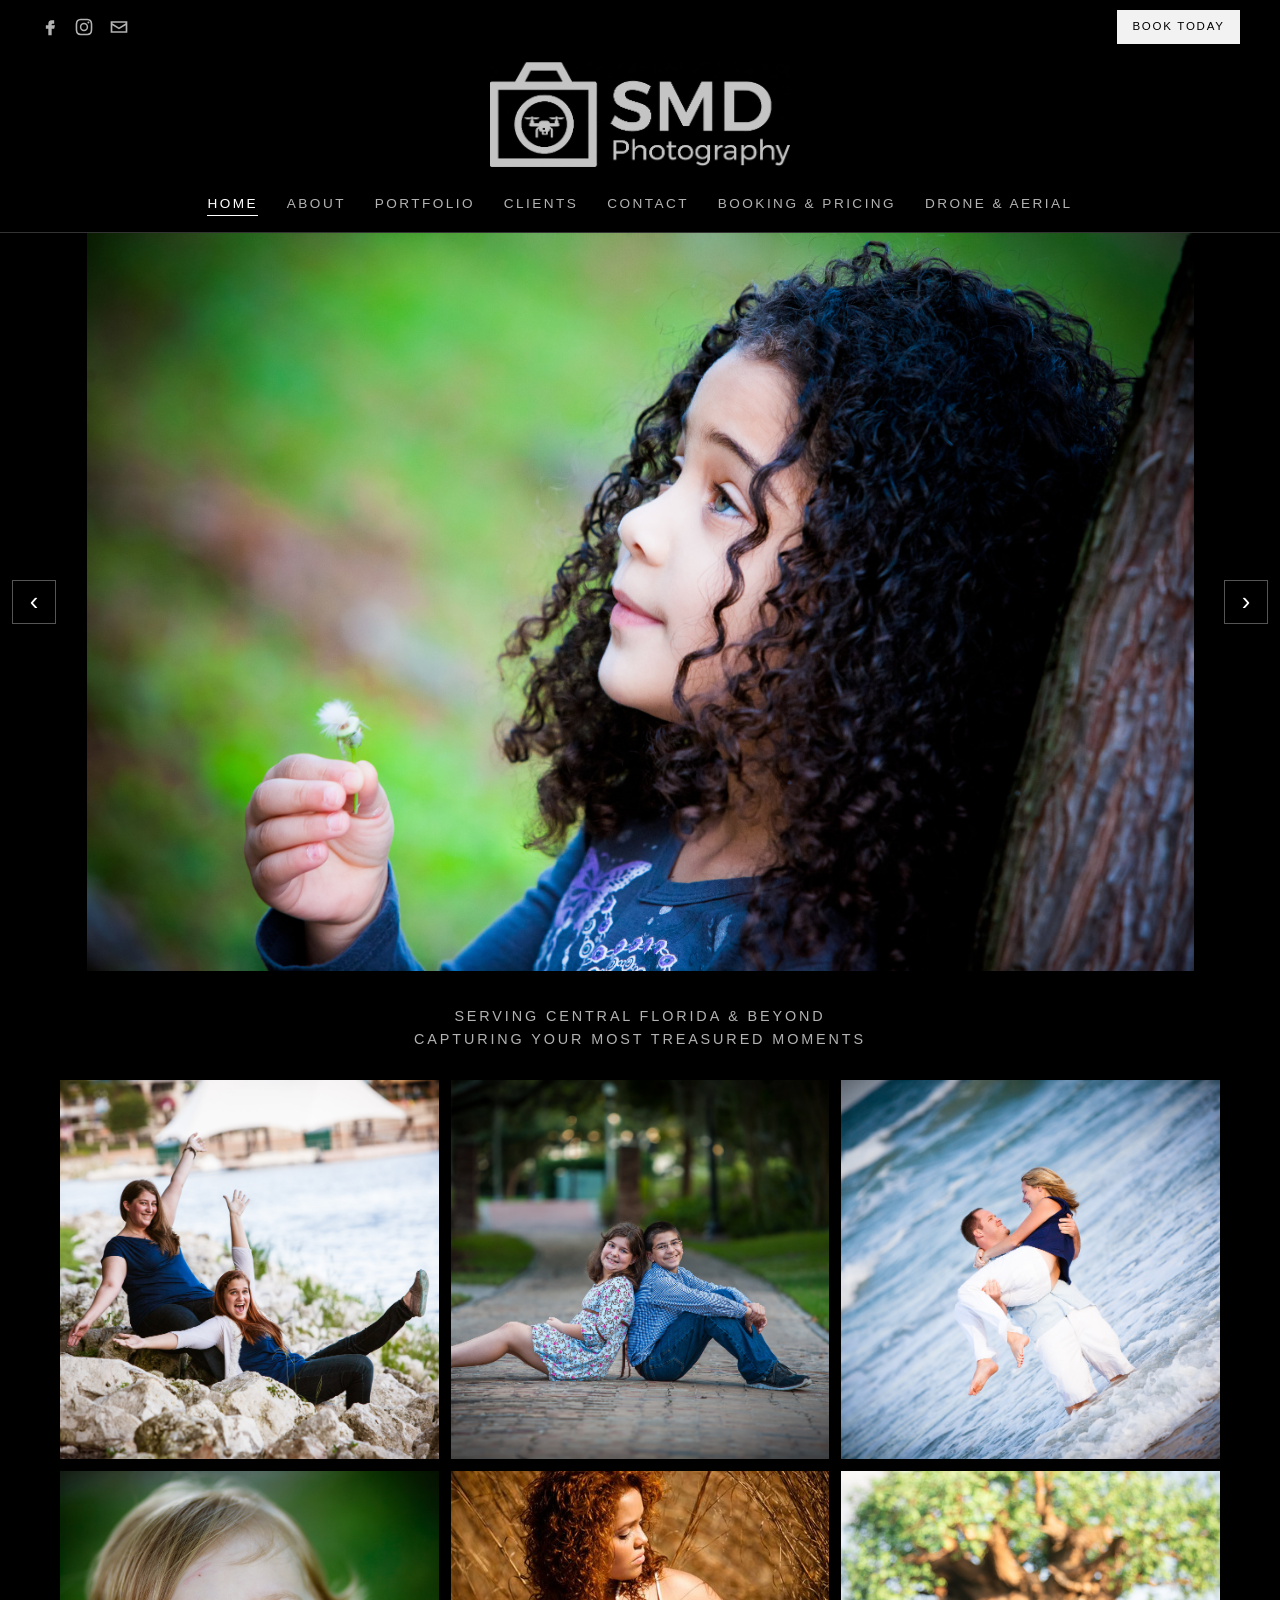
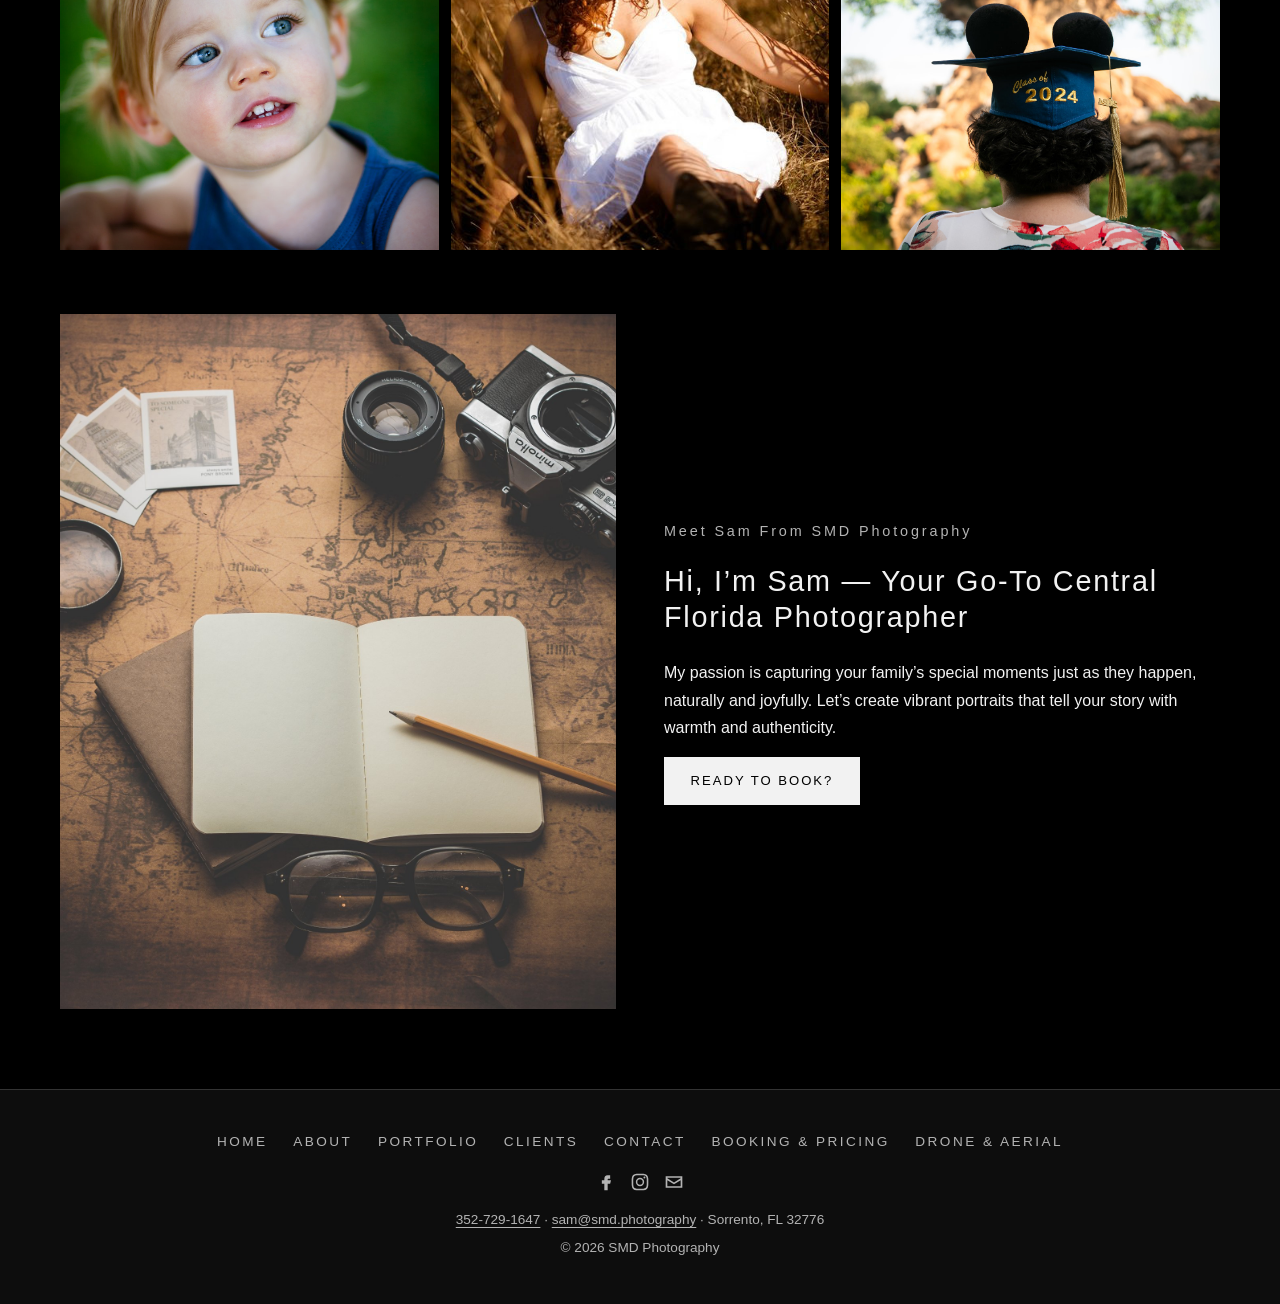
<file: index.html>
<!doctype html>
<html lang="en"><head><meta charset="utf-8"><meta name="viewport" content="width=device-width, initial-scale=1">
<title>Home - SMD Photography | Family &amp; Specialty Portraits in Sorrento</title><meta name="description" content="SMD Photography offers friendly family &amp; specialty portrait photography in Sorrento, Florida. Capture your moments naturally with Sam’s expert touch.">
<meta property="og:title" content="Home - SMD Photography | Family &amp; Specialty Portraits in Sorrento"><meta property="og:description" content="SMD Photography offers friendly family &amp; specialty portrait photography in Sorrento, Florida. Capture your moments naturally with Sam’s expert touch."><meta property="og:site_name" content="SMD Photography">
<link rel="icon" href="images/brand/favicon.png"><link rel="stylesheet" href="css/style.css"></head>
<body>
<header class="site-header">
 <div class="topbar"><div class="social"><a href="https://www.facebook.com/smdphoto" aria-label="Facebook"><svg viewBox="0 0 24 24" aria-hidden="true"><path fill="currentColor" d="M14 8h3V4h-3c-2.8 0-4 1.8-4 4.3V10H7v4h3v8h4v-8h3l1-4h-4V8.6c0-.4.3-.6.6-.6z"/></svg></a><a href="https://www.instagram.com/smdphotography2.0" aria-label="Instagram"><svg viewBox="0 0 24 24" aria-hidden="true"><path fill="currentColor" d="M12 7a5 5 0 1 0 0 10 5 5 0 0 0 0-10zm0 8.2a3.2 3.2 0 1 1 0-6.4 3.2 3.2 0 0 1 0 6.4zM17.3 5.5a1.2 1.2 0 1 0 0 2.4 1.2 1.2 0 0 0 0-2.4zM12 2c-2.7 0-3 0-4.1.1C4.3 2.3 2.3 4.3 2.1 7.9 2 9 2 9.3 2 12s0 3 .1 4.1c.2 3.6 2.2 5.6 5.8 5.8 1.1.1 1.4.1 4.1.1s3 0 4.1-.1c3.6-.2 5.6-2.2 5.8-5.8.1-1.1.1-1.4.1-4.1s0-3-.1-4.1c-.2-3.6-2.2-5.6-5.8-5.8C15 2 14.7 2 12 2zm0 1.8c2.7 0 3 0 4 .1 2.6.1 3.9 1.4 4 4 .1 1 .1 1.4.1 4.1s0 3-.1 4c-.1 2.6-1.4 3.9-4 4-1 .1-1.4.1-4 .1s-3 0-4-.1c-2.6-.1-3.9-1.4-4-4-.1-1-.1-1.4-.1-4s0-3 .1-4c.1-2.6 1.4-3.9 4-4 1-.1 1.3-.1 4-.1z"/></svg></a><a href="mailto:sam@smd.photography" aria-label="Email"><svg viewBox="0 0 24 24" aria-hidden="true"><path fill="currentColor" d="M2 5v14h20V5H2zm18 2v.5l-8 5-8-5V7h16zM4 17V9.8l8 5 8-5V17H4z"/></svg></a></div><a class="btn btn-small" href="booking-pricing.html">BOOK TODAY</a></div>
 <a class="logo" href="index.html"><img src="images/brand/smd-logo-gray.png" alt="SMD Photography logo" width="300" height="104"></a>
 <button class="menu-toggle" aria-expanded="false" aria-controls="main-nav">MENU</button>
 <nav id="main-nav" class="main-nav"><a href="index.html" aria-current="page">HOME</a><a href="about.html">ABOUT</a><a href="portfolio.html">PORTFOLIO</a><a href="clients.html">CLIENTS</a><a href="contact.html">CONTACT</a><a href="booking-pricing.html">BOOKING &amp; PRICING</a><a href="drone-aerial.html">DRONE &amp; AERIAL</a></nav>
</header>
<main>
<section class="carousel" aria-label="Featured photos"><div class="slide active"><img src="images/home/home-001-8840598.jpg" alt="Young girl holding a dandelion next to a tree" width="2595" height="1730"></div><div class="slide"><img src="images/home/home-002-9032985.jpg" alt="Aerial drone photo of a Central Florida backyard pool and outdoor living project" width="2000" height="1125" loading="lazy"></div><div class="slide"><img src="images/home/home-003-8840913.jpg" alt="Teen boy in red plaid shirt sitting against a wooden boardwalk rail" width="1153" height="1730" loading="lazy"></div><div class="slide"><img src="images/home/home-004-8840914.jpg" alt="Toy Story figures lined up on a path with a dad in the background" width="2595" height="1730" loading="lazy"></div><div class="slide"><img src="images/home/home-005-8840915.jpg" alt="Silhouette of a graduate in cap against a sunset sky" width="1153" height="1730" loading="lazy"></div><div class="slide"><img src="images/home/home-006-9032988.jpg" alt="Aerial drone photo of a Central Florida backyard pool and outdoor living project" width="2000" height="1125" loading="lazy"></div><div class="slide"><img src="images/home/home-007-8840917.jpg" alt="Close-up of a child&#x27;s bare feet in green grass" width="2595" height="1730" loading="lazy"></div><div class="slide"><img src="images/home/home-008-8840918.jpg" alt="Black and white close-up of a baby&#x27;s hand holding a parent&#x27;s thumb" width="2595" height="1730" loading="lazy"></div><div class="slide"><img src="images/home/home-009-8840919.jpg" alt="Parents lying in the grass lifting their smiling toddler" width="2595" height="1730" loading="lazy"></div><div class="slide"><img src="images/home/home-010-9032981.jpg" alt="Aerial drone photo of a Central Florida backyard pool and outdoor living project" width="973" height="1730" loading="lazy"></div><div class="slide"><img src="images/home/home-011-8840920.jpg" alt="Two children in capes running hand in hand across a sunny field" width="2595" height="1730" loading="lazy"></div><div class="slide"><img src="images/home/home-012-8840921.jpg" alt="Black and white photo of a family fishing from a wooden dock" width="2595" height="1730" loading="lazy"></div><div class="slide"><img src="images/home/home-013-8840922.jpg" alt="Two young brothers hugging on the beach, one flexing his arm" width="2595" height="1730" loading="lazy"></div><div class="slide"><img src="images/home/home-014-8840923.jpg" alt="Expecting couple with hands on the baby bump in soft sunlight" width="2595" height="1730" loading="lazy"></div><div class="slide"><img src="images/home/home-015-8840924.jpg" alt="Black and white portrait of a man leaning on a street lamp" width="1153" height="1730" loading="lazy"></div><div class="slide"><img src="images/home/home-016-8840925.jpg" alt="Silhouette of a couple in a cowboy hat at sunset" width="1153" height="1730" loading="lazy"></div><button class="c-prev" aria-label="Previous slide">&#8249;</button><button class="c-next" aria-label="Next slide">&#8250;</button></section>
<section class="section center"><h3 class="eyebrow">SERVING CENTRAL FLORIDA &amp; BEYOND</h3><h3 class="eyebrow">CAPTURING YOUR MOST TREASURED MOMENTS</h3>
<div class="grid3"><img src="images/home/home-017-8840590.jpg" alt="Two smiling women sitting on rocks by a lake" width="2595" height="1730" loading="lazy"><img src="images/home/home-018-8840603.jpg" alt="Teen couple sitting back to back on a brick park path" width="2595" height="1730" loading="lazy"><img src="images/home/home-019-8840580.jpg" alt="Couple embracing in the ocean waves" width="2595" height="1730" loading="lazy"><img src="images/home/home-020-8840608.jpg" alt="Close-up portrait of a smiling blonde toddler in a blue shirt" width="1153" height="1730" loading="lazy"><img src="images/home/home-021-8840906.jpg" alt="Woman with red curly hair in a white dress sitting in tall grass" width="480" height="720" loading="lazy"><img src="images/home/home-022-8840615.jpg" alt="Graduate in a Class of 2024 mouse-ear cap facing a large tree" width="1153" height="1730" loading="lazy"></div></section>
<section class="section text-image"><div class="ti-img"><img src="images/home/home-023-5863854.jpg" alt="Vintage camera, notebook and photos arranged on a map" width="2306" height="1730" loading="lazy"></div><div class="ti-text"><h3 class="eyebrow">Meet Sam From SMD Photography</h3><h2>Hi, I’m Sam — Your Go-To Central Florida Photographer</h2>
<p>My passion is capturing your family’s special moments just as they happen, naturally and joyfully. Let’s create vibrant portraits that tell your story with warmth and authenticity.</p>
<a class="btn" href="booking-pricing.html">Ready to Book?</a></div></section>
</main>
<footer class="site-footer">
 <nav class="footer-nav"><a href="index.html" aria-current="page">HOME</a><a href="about.html">ABOUT</a><a href="portfolio.html">PORTFOLIO</a><a href="clients.html">CLIENTS</a><a href="contact.html">CONTACT</a><a href="booking-pricing.html">BOOKING &amp; PRICING</a><a href="drone-aerial.html">DRONE &amp; AERIAL</a></nav>
 <div class="social"><a href="https://www.facebook.com/smdphoto" aria-label="Facebook"><svg viewBox="0 0 24 24" aria-hidden="true"><path fill="currentColor" d="M14 8h3V4h-3c-2.8 0-4 1.8-4 4.3V10H7v4h3v8h4v-8h3l1-4h-4V8.6c0-.4.3-.6.6-.6z"/></svg></a><a href="https://www.instagram.com/smdphotography2.0" aria-label="Instagram"><svg viewBox="0 0 24 24" aria-hidden="true"><path fill="currentColor" d="M12 7a5 5 0 1 0 0 10 5 5 0 0 0 0-10zm0 8.2a3.2 3.2 0 1 1 0-6.4 3.2 3.2 0 0 1 0 6.4zM17.3 5.5a1.2 1.2 0 1 0 0 2.4 1.2 1.2 0 0 0 0-2.4zM12 2c-2.7 0-3 0-4.1.1C4.3 2.3 2.3 4.3 2.1 7.9 2 9 2 9.3 2 12s0 3 .1 4.1c.2 3.6 2.2 5.6 5.8 5.8 1.1.1 1.4.1 4.1.1s3 0 4.1-.1c3.6-.2 5.6-2.2 5.8-5.8.1-1.1.1-1.4.1-4.1s0-3-.1-4.1c-.2-3.6-2.2-5.6-5.8-5.8C15 2 14.7 2 12 2zm0 1.8c2.7 0 3 0 4 .1 2.6.1 3.9 1.4 4 4 .1 1 .1 1.4.1 4.1s0 3-.1 4c-.1 2.6-1.4 3.9-4 4-1 .1-1.4.1-4 .1s-3 0-4-.1c-2.6-.1-3.9-1.4-4-4-.1-1-.1-1.4-.1-4s0-3 .1-4c.1-2.6 1.4-3.9 4-4 1-.1 1.3-.1 4-.1z"/></svg></a><a href="mailto:sam@smd.photography" aria-label="Email"><svg viewBox="0 0 24 24" aria-hidden="true"><path fill="currentColor" d="M2 5v14h20V5H2zm18 2v.5l-8 5-8-5V7h16zM4 17V9.8l8 5 8-5V17H4z"/></svg></a></div>
 <p class="contact-line"><a href="tel:+13527291647">352-729-1647</a> &middot; <a href="mailto:sam@smd.photography">sam@smd.photography</a> &middot; Sorrento, FL 32776</p>
 <p class="copy">&copy; <span id="yr">2026</span> SMD Photography</p>
</footer>
<div class="lightbox" hidden><button class="lb-close" aria-label="Close">&times;</button><button class="lb-prev" aria-label="Previous">&#8249;</button><img alt=""><button class="lb-next" aria-label="Next">&#8250;</button></div>
<script src="js/site.js"></script>
</body></html>
</file>
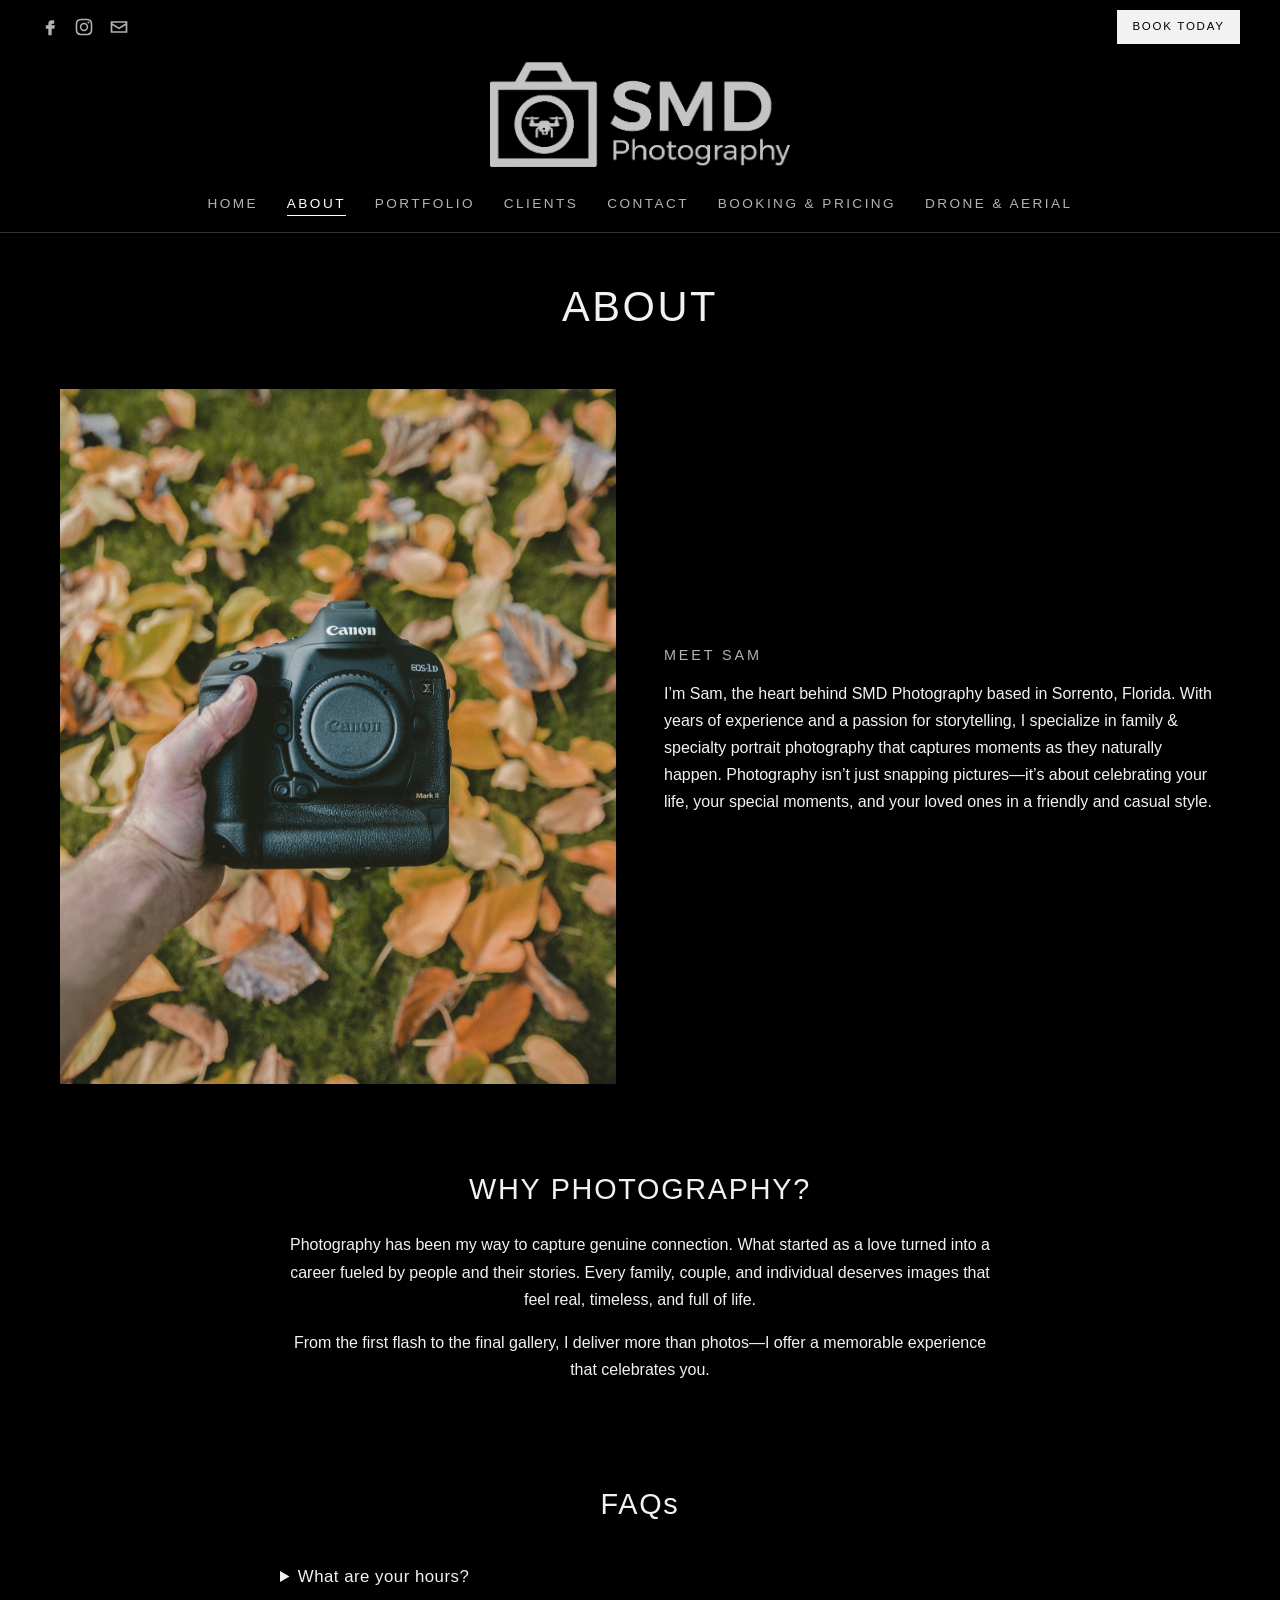
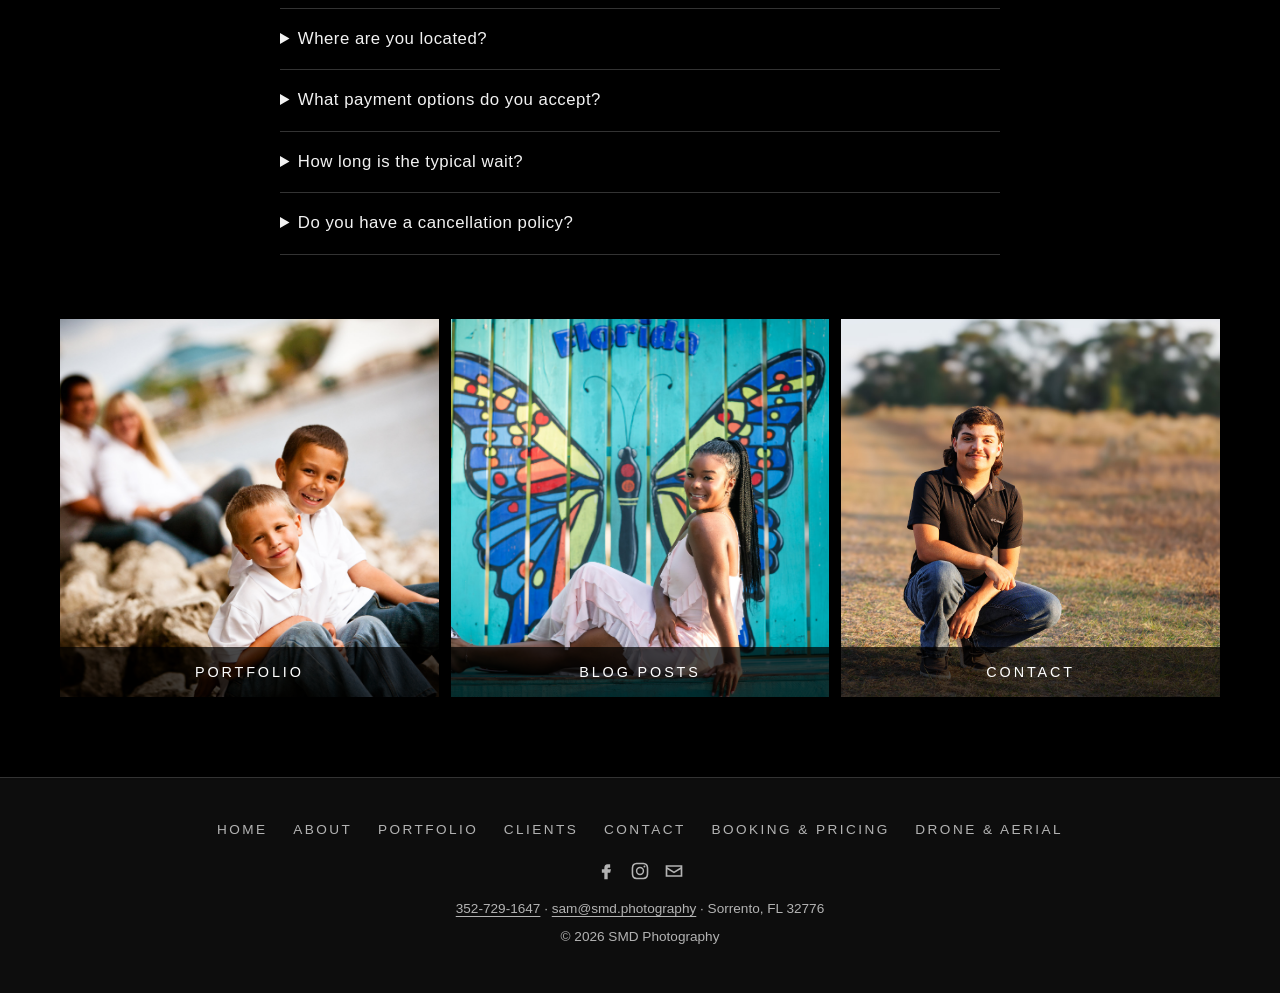
<file: about.html>
<!doctype html>
<html lang="en"><head><meta charset="utf-8"><meta name="viewport" content="width=device-width, initial-scale=1">
<title>About - SMD Photography</title><meta name="description" content="Discover SMD Photography in Sorrento, Florida. Sam captures natural, family &amp; specialty portraits with a friendly, casual approach.">
<meta property="og:title" content="About - SMD Photography"><meta property="og:description" content="Discover SMD Photography in Sorrento, Florida. Sam captures natural, family &amp; specialty portraits with a friendly, casual approach."><meta property="og:site_name" content="SMD Photography">
<link rel="icon" href="images/brand/favicon.png"><link rel="stylesheet" href="css/style.css"></head>
<body>
<header class="site-header">
 <div class="topbar"><div class="social"><a href="https://www.facebook.com/smdphoto" aria-label="Facebook"><svg viewBox="0 0 24 24" aria-hidden="true"><path fill="currentColor" d="M14 8h3V4h-3c-2.8 0-4 1.8-4 4.3V10H7v4h3v8h4v-8h3l1-4h-4V8.6c0-.4.3-.6.6-.6z"/></svg></a><a href="https://www.instagram.com/smdphotography2.0" aria-label="Instagram"><svg viewBox="0 0 24 24" aria-hidden="true"><path fill="currentColor" d="M12 7a5 5 0 1 0 0 10 5 5 0 0 0 0-10zm0 8.2a3.2 3.2 0 1 1 0-6.4 3.2 3.2 0 0 1 0 6.4zM17.3 5.5a1.2 1.2 0 1 0 0 2.4 1.2 1.2 0 0 0 0-2.4zM12 2c-2.7 0-3 0-4.1.1C4.3 2.3 2.3 4.3 2.1 7.9 2 9 2 9.3 2 12s0 3 .1 4.1c.2 3.6 2.2 5.6 5.8 5.8 1.1.1 1.4.1 4.1.1s3 0 4.1-.1c3.6-.2 5.6-2.2 5.8-5.8.1-1.1.1-1.4.1-4.1s0-3-.1-4.1c-.2-3.6-2.2-5.6-5.8-5.8C15 2 14.7 2 12 2zm0 1.8c2.7 0 3 0 4 .1 2.6.1 3.9 1.4 4 4 .1 1 .1 1.4.1 4.1s0 3-.1 4c-.1 2.6-1.4 3.9-4 4-1 .1-1.4.1-4 .1s-3 0-4-.1c-2.6-.1-3.9-1.4-4-4-.1-1-.1-1.4-.1-4s0-3 .1-4c.1-2.6 1.4-3.9 4-4 1-.1 1.3-.1 4-.1z"/></svg></a><a href="mailto:sam@smd.photography" aria-label="Email"><svg viewBox="0 0 24 24" aria-hidden="true"><path fill="currentColor" d="M2 5v14h20V5H2zm18 2v.5l-8 5-8-5V7h16zM4 17V9.8l8 5 8-5V17H4z"/></svg></a></div><a class="btn btn-small" href="booking-pricing.html">BOOK TODAY</a></div>
 <a class="logo" href="index.html"><img src="images/brand/smd-logo-gray.png" alt="SMD Photography logo" width="300" height="104"></a>
 <button class="menu-toggle" aria-expanded="false" aria-controls="main-nav">MENU</button>
 <nav id="main-nav" class="main-nav"><a href="index.html">HOME</a><a href="about.html" aria-current="page">ABOUT</a><a href="portfolio.html">PORTFOLIO</a><a href="clients.html">CLIENTS</a><a href="contact.html">CONTACT</a><a href="booking-pricing.html">BOOKING &amp; PRICING</a><a href="drone-aerial.html">DRONE &amp; AERIAL</a></nav>
</header>
<main>
<h1 class="page-title">ABOUT</h1>
<section class="section text-image"><div class="ti-img"><img src="images/about/about-001-5863662.jpg" alt="Hand holding a camera over autumn leaves on grass" width="2595" height="1730" loading="lazy"></div><div class="ti-text"><h3 class="eyebrow">MEET SAM</h3>
<p>I’m Sam, the heart behind SMD Photography based in Sorrento, Florida. With years of experience and a passion for storytelling, I specialize in family &amp; specialty portrait photography that captures moments as they naturally happen. Photography isn’t just snapping pictures—it’s about celebrating your life, your special moments, and your loved ones in a friendly and casual style.</p></div></section>
<section class="section narrow center"><h2>WHY PHOTOGRAPHY?</h2><p>Photography has been my way to capture genuine connection. What started as a love turned into a career fueled by people and their stories. Every family, couple, and individual deserves images that feel real, timeless, and full of life.</p><p>From the first flash to the final gallery, I deliver more than photos—I offer a memorable experience that celebrates you.</p></section>
<section class="section narrow"><h2 class="center">FAQs</h2><div class="faq"><details><summary>What are your hours?</summary><p>I’m available for sessions throughout the week with flexible hours to fit your family’s schedule in Sorrento. Just reach out to find a time that works best for you!</p></details><details><summary>Where are you located?</summary><p>My studio and session base is in Sorrento, Florida. I also love shooting in beautiful outdoor spots nearby to capture your most natural moments.</p></details><details><summary>What payment options do you accept?</summary><p>I accept various payment options including credit cards, PayPal, and direct bank transfers to make booking hassle-free.</p></details><details><summary>How long is the typical wait?</summary><p>Turnaround time for final images is usually 2-3 weeks, ensuring careful editing and a polished collection you’ll love.</p></details><details><summary>Do you have a cancellation policy?</summary><p>Yes, cancellations require at least 48 hours notice. I’m happy to reschedule sessions to accommodate your needs whenever possible.</p></details></div></section>
<section class="section"><div class="tiles"><a class="tile" href="portfolio.html"><img src="images/about/about-002-8840578.jpg" alt="Family sitting on rocks by a river with two children in the foreground" width="2595" height="1730" loading="lazy"><span>PORTFOLIO</span></a><a class="tile" href="index.html"><img src="images/about/about-003-8840592.jpg" alt="Young woman in white sitting on a colorful butterfly-painted Florida chair" width="2595" height="1730" loading="lazy"><span>BLOG POSTS</span></a><a class="tile" href="contact.html"><img src="images/about/about-004-8840597.jpg" alt="Man kneeling on grassy field looking at camera" width="1161" height="1730" loading="lazy"><span>CONTACT</span></a></div></section>
</main>
<footer class="site-footer">
 <nav class="footer-nav"><a href="index.html">HOME</a><a href="about.html" aria-current="page">ABOUT</a><a href="portfolio.html">PORTFOLIO</a><a href="clients.html">CLIENTS</a><a href="contact.html">CONTACT</a><a href="booking-pricing.html">BOOKING &amp; PRICING</a><a href="drone-aerial.html">DRONE &amp; AERIAL</a></nav>
 <div class="social"><a href="https://www.facebook.com/smdphoto" aria-label="Facebook"><svg viewBox="0 0 24 24" aria-hidden="true"><path fill="currentColor" d="M14 8h3V4h-3c-2.8 0-4 1.8-4 4.3V10H7v4h3v8h4v-8h3l1-4h-4V8.6c0-.4.3-.6.6-.6z"/></svg></a><a href="https://www.instagram.com/smdphotography2.0" aria-label="Instagram"><svg viewBox="0 0 24 24" aria-hidden="true"><path fill="currentColor" d="M12 7a5 5 0 1 0 0 10 5 5 0 0 0 0-10zm0 8.2a3.2 3.2 0 1 1 0-6.4 3.2 3.2 0 0 1 0 6.4zM17.3 5.5a1.2 1.2 0 1 0 0 2.4 1.2 1.2 0 0 0 0-2.4zM12 2c-2.7 0-3 0-4.1.1C4.3 2.3 2.3 4.3 2.1 7.9 2 9 2 9.3 2 12s0 3 .1 4.1c.2 3.6 2.2 5.6 5.8 5.8 1.1.1 1.4.1 4.1.1s3 0 4.1-.1c3.6-.2 5.6-2.2 5.8-5.8.1-1.1.1-1.4.1-4.1s0-3-.1-4.1c-.2-3.6-2.2-5.6-5.8-5.8C15 2 14.7 2 12 2zm0 1.8c2.7 0 3 0 4 .1 2.6.1 3.9 1.4 4 4 .1 1 .1 1.4.1 4.1s0 3-.1 4c-.1 2.6-1.4 3.9-4 4-1 .1-1.4.1-4 .1s-3 0-4-.1c-2.6-.1-3.9-1.4-4-4-.1-1-.1-1.4-.1-4s0-3 .1-4c.1-2.6 1.4-3.9 4-4 1-.1 1.3-.1 4-.1z"/></svg></a><a href="mailto:sam@smd.photography" aria-label="Email"><svg viewBox="0 0 24 24" aria-hidden="true"><path fill="currentColor" d="M2 5v14h20V5H2zm18 2v.5l-8 5-8-5V7h16zM4 17V9.8l8 5 8-5V17H4z"/></svg></a></div>
 <p class="contact-line"><a href="tel:+13527291647">352-729-1647</a> &middot; <a href="mailto:sam@smd.photography">sam@smd.photography</a> &middot; Sorrento, FL 32776</p>
 <p class="copy">&copy; <span id="yr">2026</span> SMD Photography</p>
</footer>
<div class="lightbox" hidden><button class="lb-close" aria-label="Close">&times;</button><button class="lb-prev" aria-label="Previous">&#8249;</button><img alt=""><button class="lb-next" aria-label="Next">&#8250;</button></div>
<script src="js/site.js"></script>
</body></html>
</file>
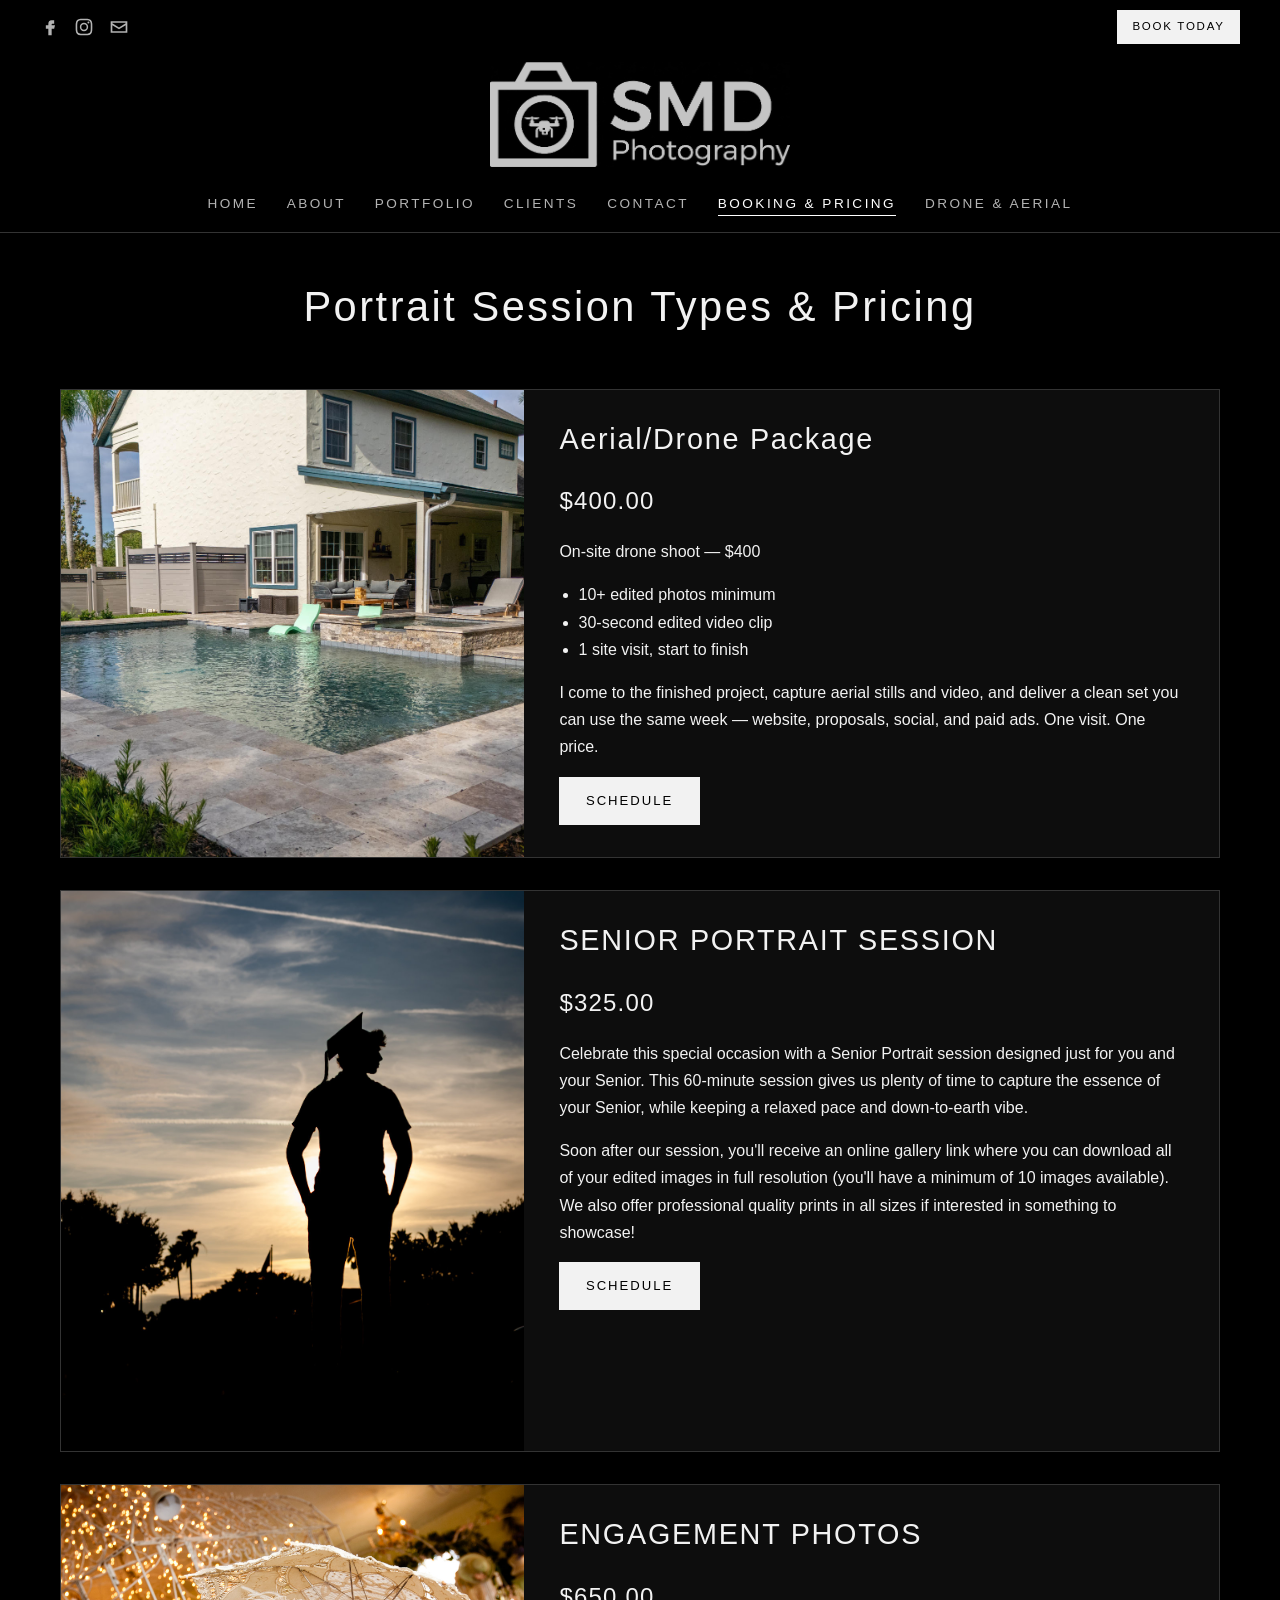
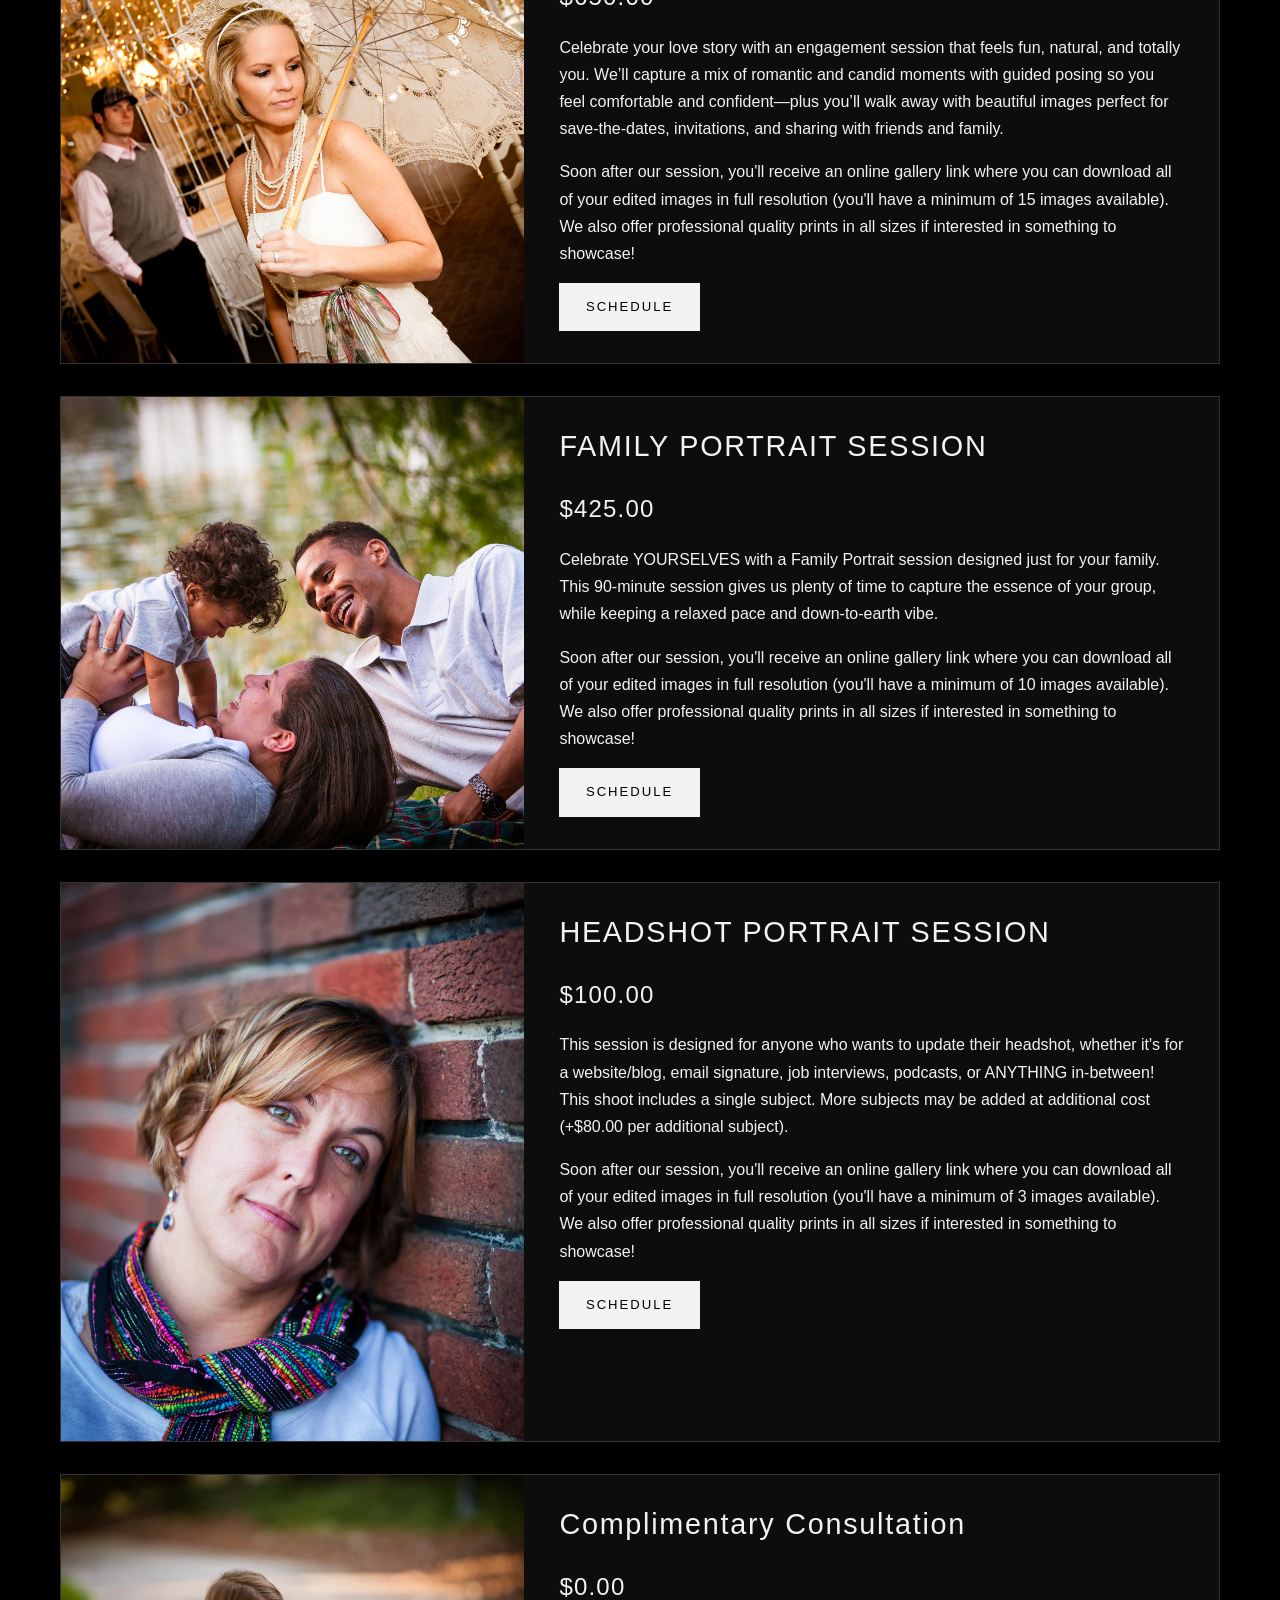
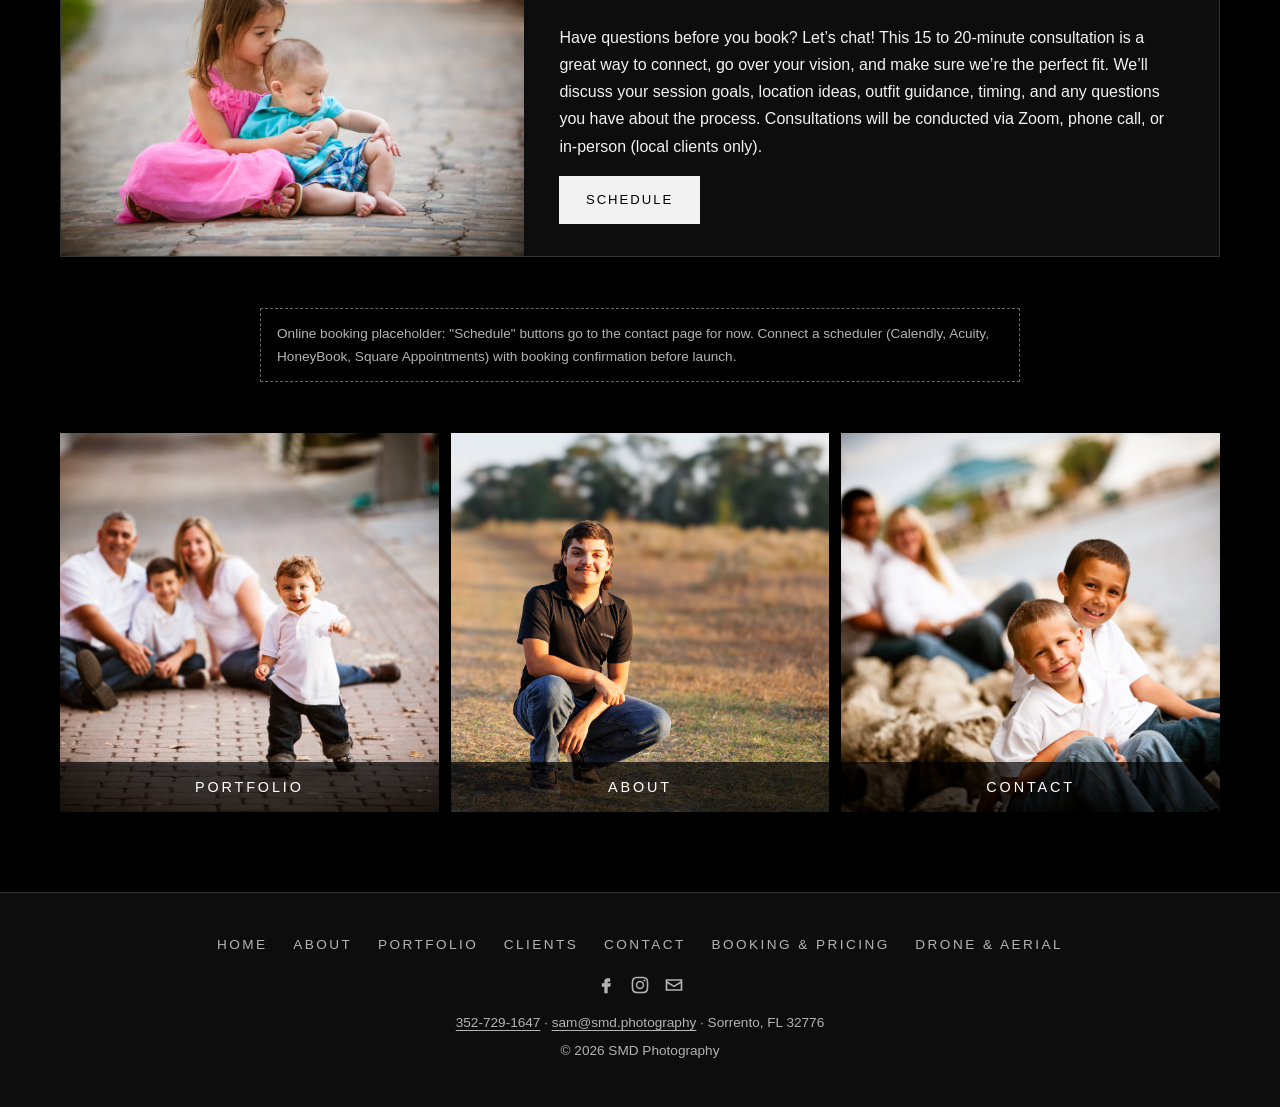
<file: booking-pricing.html>
<!doctype html>
<html lang="en"><head><meta charset="utf-8"><meta name="viewport" content="width=device-width, initial-scale=1">
<title>Booking - SMD Photography Sorrento Florida</title><meta name="description" content="Book your natural family &amp; specialty portrait sessions with Sam at SMD Photography in Sorrento, Florida. Friendly, casual, and moment-capturing style.">
<meta property="og:title" content="Booking - SMD Photography Sorrento Florida"><meta property="og:description" content="Book your natural family &amp; specialty portrait sessions with Sam at SMD Photography in Sorrento, Florida. Friendly, casual, and moment-capturing style."><meta property="og:site_name" content="SMD Photography">
<link rel="icon" href="images/brand/favicon.png"><link rel="stylesheet" href="css/style.css"></head>
<body>
<header class="site-header">
 <div class="topbar"><div class="social"><a href="https://www.facebook.com/smdphoto" aria-label="Facebook"><svg viewBox="0 0 24 24" aria-hidden="true"><path fill="currentColor" d="M14 8h3V4h-3c-2.8 0-4 1.8-4 4.3V10H7v4h3v8h4v-8h3l1-4h-4V8.6c0-.4.3-.6.6-.6z"/></svg></a><a href="https://www.instagram.com/smdphotography2.0" aria-label="Instagram"><svg viewBox="0 0 24 24" aria-hidden="true"><path fill="currentColor" d="M12 7a5 5 0 1 0 0 10 5 5 0 0 0 0-10zm0 8.2a3.2 3.2 0 1 1 0-6.4 3.2 3.2 0 0 1 0 6.4zM17.3 5.5a1.2 1.2 0 1 0 0 2.4 1.2 1.2 0 0 0 0-2.4zM12 2c-2.7 0-3 0-4.1.1C4.3 2.3 2.3 4.3 2.1 7.9 2 9 2 9.3 2 12s0 3 .1 4.1c.2 3.6 2.2 5.6 5.8 5.8 1.1.1 1.4.1 4.1.1s3 0 4.1-.1c3.6-.2 5.6-2.2 5.8-5.8.1-1.1.1-1.4.1-4.1s0-3-.1-4.1c-.2-3.6-2.2-5.6-5.8-5.8C15 2 14.7 2 12 2zm0 1.8c2.7 0 3 0 4 .1 2.6.1 3.9 1.4 4 4 .1 1 .1 1.4.1 4.1s0 3-.1 4c-.1 2.6-1.4 3.9-4 4-1 .1-1.4.1-4 .1s-3 0-4-.1c-2.6-.1-3.9-1.4-4-4-.1-1-.1-1.4-.1-4s0-3 .1-4c.1-2.6 1.4-3.9 4-4 1-.1 1.3-.1 4-.1z"/></svg></a><a href="mailto:sam@smd.photography" aria-label="Email"><svg viewBox="0 0 24 24" aria-hidden="true"><path fill="currentColor" d="M2 5v14h20V5H2zm18 2v.5l-8 5-8-5V7h16zM4 17V9.8l8 5 8-5V17H4z"/></svg></a></div><a class="btn btn-small" href="booking-pricing.html">BOOK TODAY</a></div>
 <a class="logo" href="index.html"><img src="images/brand/smd-logo-gray.png" alt="SMD Photography logo" width="300" height="104"></a>
 <button class="menu-toggle" aria-expanded="false" aria-controls="main-nav">MENU</button>
 <nav id="main-nav" class="main-nav"><a href="index.html">HOME</a><a href="about.html">ABOUT</a><a href="portfolio.html">PORTFOLIO</a><a href="clients.html">CLIENTS</a><a href="contact.html">CONTACT</a><a href="booking-pricing.html" aria-current="page">BOOKING &amp; PRICING</a><a href="drone-aerial.html">DRONE &amp; AERIAL</a></nav>
</header>
<main>
<h1 class="page-title">Portrait Session Types &amp; Pricing</h1><section class="section cards"><article class="card"><img src="images/booking-pricing/booking-pricing-001-9032985.jpg" alt="Aerial drone photo of a Central Florida backyard pool and outdoor living project" width="2000" height="1125" loading="lazy"><div class="card-body"><h2>Aerial/Drone Package</h2><p class="price">$400.00</p><p>On-site drone shoot — $400</p><ul><li>10+ edited photos minimum</li><li>30-second edited video clip</li><li>1 site visit, start to finish</li></ul><p>I come to the finished project, capture aerial stills and video, and deliver a clean set you can use the same week — website, proposals, social, and paid ads. One visit. One price.</p><a class="btn" href="contact.html?package=Aerial/Drone Package">Schedule</a></div></article><article class="card"><img src="images/booking-pricing/booking-pricing-003-8840899.jpg" alt="Silhouette of a graduate in cap against a sunset sky" width="1153" height="1730" loading="lazy"><div class="card-body"><h2>SENIOR PORTRAIT SESSION</h2><p class="price">$325.00</p><p>Celebrate this special occasion with a Senior Portrait session designed just for you and your Senior. This 60-minute session gives us plenty of time to capture the essence of your Senior, while keeping a relaxed pace and down-to-earth vibe.</p><p>Soon after our session, you'll receive an online gallery link where you can download all of your edited images in full resolution (you'll have a minimum of 10 images available). We also offer professional quality prints in all sizes if interested in something to showcase!</p><a class="btn" href="contact.html?package=SENIOR PORTRAIT SESSION">Schedule</a></div></article><article class="card"><img src="images/booking-pricing/booking-pricing-004-8840583.jpg" alt="Bride holding lace umbrella indoors decorated with lights" width="2595" height="1730" loading="lazy"><div class="card-body"><h2>ENGAGEMENT PHOTOS</h2><p class="price">$650.00</p><p>Celebrate your love story with an engagement session that feels fun, natural, and totally you. We’ll capture a mix of romantic and candid moments with guided posing so you feel comfortable and confident—plus you’ll walk away with beautiful images perfect for save-the-dates, invitations, and sharing with friends and family.</p><p>Soon after our session, you'll receive an online gallery link where you can download all of your edited images in full resolution (you'll have a minimum of 15 images available). We also offer professional quality prints in all sizes if interested in something to showcase!</p><a class="btn" href="contact.html?package=ENGAGEMENT PHOTOS">Schedule</a></div></article><article class="card"><img src="images/booking-pricing/booking-pricing-005-8840605.jpg" alt="Parents lying in the grass lifting their smiling toddler" width="2595" height="1730" loading="lazy"><div class="card-body"><h2>FAMILY PORTRAIT SESSION</h2><p class="price">$425.00</p><p>Celebrate YOURSELVES with a Family Portrait session designed just for your family. This 90-minute session gives us plenty of time to capture the essence of your group, while keeping a relaxed pace and down-to-earth vibe.</p><p>Soon after our session, you'll receive an online gallery link where you can download all of your edited images in full resolution (you'll have a minimum of 10 images available). We also offer professional quality prints in all sizes if interested in something to showcase!</p><a class="btn" href="contact.html?package=FAMILY PORTRAIT SESSION">Schedule</a></div></article><article class="card"><img src="images/booking-pricing/booking-pricing-006-8841760.jpg" alt="Woman in a colorful scarf leaning against a brick wall" width="1435" height="1730" loading="lazy"><div class="card-body"><h2>HEADSHOT PORTRAIT SESSION</h2><p class="price">$100.00</p><p>This session is designed for anyone who wants to update their headshot, whether it's for a website/blog, email signature, job interviews, podcasts, or ANYTHING in-between! This shoot includes a single subject. More subjects may be added at additional cost (+$80.00 per additional subject).</p><p>Soon after our session, you'll receive an online gallery link where you can download all of your edited images in full resolution (you'll have a minimum of 3 images available). We also offer professional quality prints in all sizes if interested in something to showcase!</p><a class="btn" href="contact.html?package=HEADSHOT PORTRAIT SESSION">Schedule</a></div></article><article class="card"><img src="images/booking-pricing/booking-pricing-007-8840587.jpg" alt="Young girl kissing a baby on a cobblestone path" width="2595" height="1730" loading="lazy"><div class="card-body"><h2>Complimentary Consultation</h2><p class="price">$0.00</p><p>Have questions before you book? Let’s chat! This 15 to 20-minute consultation is a great way to connect, go over your vision, and make sure we’re the perfect fit. We’ll discuss your session goals, location ideas, outfit guidance, timing, and any questions you have about the process. Consultations will be conducted via Zoom, phone call, or in-person (local clients only).</p><a class="btn" href="contact.html?package=Complimentary Consultation">Schedule</a></div></article></section>
<p class="notice narrow">Online booking placeholder: "Schedule" buttons go to the contact page for now. Connect a scheduler (Calendly, Acuity, HoneyBook, Square Appointments) with booking confirmation before launch.</p>
<section class="section"><div class="tiles"><a class="tile" href="portfolio.html"><img src="images/booking-pricing/booking-pricing-008-8840586.jpg" alt="Family with young child sitting on a pathway" width="2595" height="1730" loading="lazy"><span>PORTFOLIO</span></a><a class="tile" href="about.html"><img src="images/booking-pricing/booking-pricing-009-8840597.jpg" alt="Man kneeling on grassy field looking at camera" width="1161" height="1730" loading="lazy"><span>ABOUT</span></a><a class="tile" href="contact.html"><img src="images/booking-pricing/booking-pricing-010-8840578.jpg" alt="Family sitting on rocks by a river with two children in the foreground" width="2595" height="1730" loading="lazy"><span>CONTACT</span></a></div></section>
</main>
<footer class="site-footer">
 <nav class="footer-nav"><a href="index.html">HOME</a><a href="about.html">ABOUT</a><a href="portfolio.html">PORTFOLIO</a><a href="clients.html">CLIENTS</a><a href="contact.html">CONTACT</a><a href="booking-pricing.html" aria-current="page">BOOKING &amp; PRICING</a><a href="drone-aerial.html">DRONE &amp; AERIAL</a></nav>
 <div class="social"><a href="https://www.facebook.com/smdphoto" aria-label="Facebook"><svg viewBox="0 0 24 24" aria-hidden="true"><path fill="currentColor" d="M14 8h3V4h-3c-2.8 0-4 1.8-4 4.3V10H7v4h3v8h4v-8h3l1-4h-4V8.6c0-.4.3-.6.6-.6z"/></svg></a><a href="https://www.instagram.com/smdphotography2.0" aria-label="Instagram"><svg viewBox="0 0 24 24" aria-hidden="true"><path fill="currentColor" d="M12 7a5 5 0 1 0 0 10 5 5 0 0 0 0-10zm0 8.2a3.2 3.2 0 1 1 0-6.4 3.2 3.2 0 0 1 0 6.4zM17.3 5.5a1.2 1.2 0 1 0 0 2.4 1.2 1.2 0 0 0 0-2.4zM12 2c-2.7 0-3 0-4.1.1C4.3 2.3 2.3 4.3 2.1 7.9 2 9 2 9.3 2 12s0 3 .1 4.1c.2 3.6 2.2 5.6 5.8 5.8 1.1.1 1.4.1 4.1.1s3 0 4.1-.1c3.6-.2 5.6-2.2 5.8-5.8.1-1.1.1-1.4.1-4.1s0-3-.1-4.1c-.2-3.6-2.2-5.6-5.8-5.8C15 2 14.7 2 12 2zm0 1.8c2.7 0 3 0 4 .1 2.6.1 3.9 1.4 4 4 .1 1 .1 1.4.1 4.1s0 3-.1 4c-.1 2.6-1.4 3.9-4 4-1 .1-1.4.1-4 .1s-3 0-4-.1c-2.6-.1-3.9-1.4-4-4-.1-1-.1-1.4-.1-4s0-3 .1-4c.1-2.6 1.4-3.9 4-4 1-.1 1.3-.1 4-.1z"/></svg></a><a href="mailto:sam@smd.photography" aria-label="Email"><svg viewBox="0 0 24 24" aria-hidden="true"><path fill="currentColor" d="M2 5v14h20V5H2zm18 2v.5l-8 5-8-5V7h16zM4 17V9.8l8 5 8-5V17H4z"/></svg></a></div>
 <p class="contact-line"><a href="tel:+13527291647">352-729-1647</a> &middot; <a href="mailto:sam@smd.photography">sam@smd.photography</a> &middot; Sorrento, FL 32776</p>
 <p class="copy">&copy; <span id="yr">2026</span> SMD Photography</p>
</footer>
<div class="lightbox" hidden><button class="lb-close" aria-label="Close">&times;</button><button class="lb-prev" aria-label="Previous">&#8249;</button><img alt=""><button class="lb-next" aria-label="Next">&#8250;</button></div>
<script src="js/site.js"></script>
</body></html>
</file>
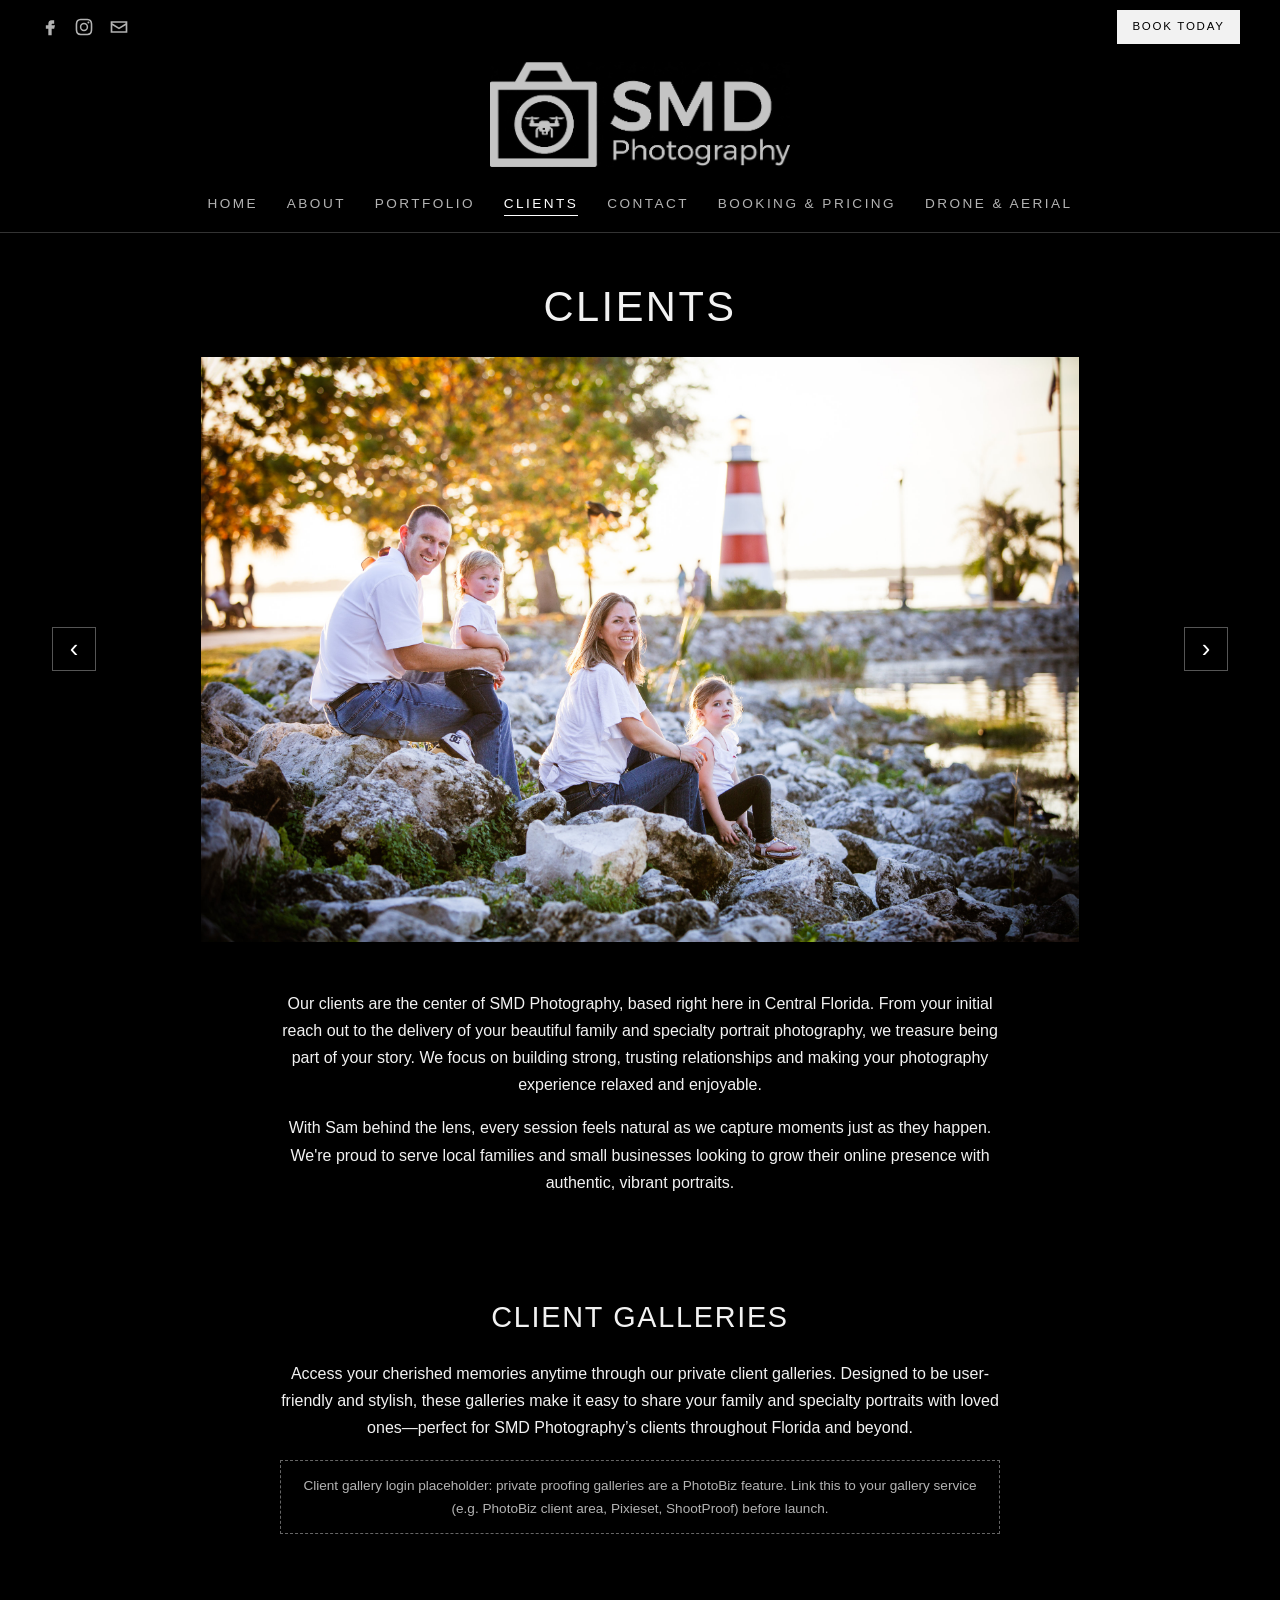
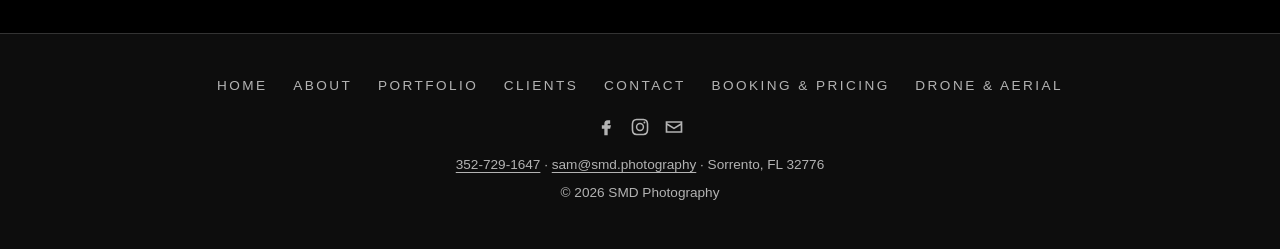
<file: clients.html>
<!doctype html>
<html lang="en"><head><meta charset="utf-8"><meta name="viewport" content="width=device-width, initial-scale=1">
<title>Clients | SMD Photography - Family &amp; Specialty Portraits in Florida</title><meta name="description" content="Discover how SMD Photography in Sorrento captures your family's moments with friendly, natural portrait sessions and easy online galleries.">
<meta property="og:title" content="Clients | SMD Photography - Family &amp; Specialty Portraits in Florida"><meta property="og:description" content="Discover how SMD Photography in Sorrento captures your family's moments with friendly, natural portrait sessions and easy online galleries."><meta property="og:site_name" content="SMD Photography">
<link rel="icon" href="images/brand/favicon.png"><link rel="stylesheet" href="css/style.css"></head>
<body>
<header class="site-header">
 <div class="topbar"><div class="social"><a href="https://www.facebook.com/smdphoto" aria-label="Facebook"><svg viewBox="0 0 24 24" aria-hidden="true"><path fill="currentColor" d="M14 8h3V4h-3c-2.8 0-4 1.8-4 4.3V10H7v4h3v8h4v-8h3l1-4h-4V8.6c0-.4.3-.6.6-.6z"/></svg></a><a href="https://www.instagram.com/smdphotography2.0" aria-label="Instagram"><svg viewBox="0 0 24 24" aria-hidden="true"><path fill="currentColor" d="M12 7a5 5 0 1 0 0 10 5 5 0 0 0 0-10zm0 8.2a3.2 3.2 0 1 1 0-6.4 3.2 3.2 0 0 1 0 6.4zM17.3 5.5a1.2 1.2 0 1 0 0 2.4 1.2 1.2 0 0 0 0-2.4zM12 2c-2.7 0-3 0-4.1.1C4.3 2.3 2.3 4.3 2.1 7.9 2 9 2 9.3 2 12s0 3 .1 4.1c.2 3.6 2.2 5.6 5.8 5.8 1.1.1 1.4.1 4.1.1s3 0 4.1-.1c3.6-.2 5.6-2.2 5.8-5.8.1-1.1.1-1.4.1-4.1s0-3-.1-4.1c-.2-3.6-2.2-5.6-5.8-5.8C15 2 14.7 2 12 2zm0 1.8c2.7 0 3 0 4 .1 2.6.1 3.9 1.4 4 4 .1 1 .1 1.4.1 4.1s0 3-.1 4c-.1 2.6-1.4 3.9-4 4-1 .1-1.4.1-4 .1s-3 0-4-.1c-2.6-.1-3.9-1.4-4-4-.1-1-.1-1.4-.1-4s0-3 .1-4c.1-2.6 1.4-3.9 4-4 1-.1 1.3-.1 4-.1z"/></svg></a><a href="mailto:sam@smd.photography" aria-label="Email"><svg viewBox="0 0 24 24" aria-hidden="true"><path fill="currentColor" d="M2 5v14h20V5H2zm18 2v.5l-8 5-8-5V7h16zM4 17V9.8l8 5 8-5V17H4z"/></svg></a></div><a class="btn btn-small" href="booking-pricing.html">BOOK TODAY</a></div>
 <a class="logo" href="index.html"><img src="images/brand/smd-logo-gray.png" alt="SMD Photography logo" width="300" height="104"></a>
 <button class="menu-toggle" aria-expanded="false" aria-controls="main-nav">MENU</button>
 <nav id="main-nav" class="main-nav"><a href="index.html">HOME</a><a href="about.html">ABOUT</a><a href="portfolio.html">PORTFOLIO</a><a href="clients.html" aria-current="page">CLIENTS</a><a href="contact.html">CONTACT</a><a href="booking-pricing.html">BOOKING &amp; PRICING</a><a href="drone-aerial.html">DRONE &amp; AERIAL</a></nav>
</header>
<main>
<h1 class="page-title">CLIENTS</h1><section class="carousel small" aria-label="Client photos"><div class="slide active"><img src="images/clients/clients-001-8840593.jpg" alt="Family sitting on rocks near a lighthouse" width="2595" height="1730"></div><div class="slide"><img src="images/clients/clients-002-8840586.jpg" alt="Family with young child sitting on a pathway" width="2595" height="1730" loading="lazy"></div><div class="slide"><img src="images/clients/clients-003-8840591.jpg" alt="Mother and two daughters smiling together on lakeside rocks" width="2595" height="1730" loading="lazy"></div><div class="slide"><img src="images/clients/clients-004-8840578.jpg" alt="Family sitting on rocks by a river with two children in the foreground" width="2595" height="1730" loading="lazy"></div><div class="slide"><img src="images/clients/clients-005-8840590.jpg" alt="Two smiling women sitting on rocks by a lake" width="2595" height="1730" loading="lazy"></div><button class="c-prev" aria-label="Previous slide">&#8249;</button><button class="c-next" aria-label="Next slide">&#8250;</button></section>
<section class="section narrow center"><p>Our clients are the center of SMD Photography, based right here in Central Florida. From your initial reach out to the delivery of your beautiful family and specialty portrait photography, we treasure being part of your story. We focus on building strong, trusting relationships and making your photography experience relaxed and enjoyable.</p><p>With Sam behind the lens, every session feels natural as we capture moments just as they happen. We're proud to serve local families and small businesses looking to grow their online presence with authentic, vibrant portraits.</p></section>
<section class="section narrow center"><h2>CLIENT GALLERIES</h2><p>Access your cherished memories anytime through our private client galleries. Designed to be user-friendly and stylish, these galleries make it easy to share your family and specialty portraits with loved ones—perfect for SMD Photography’s clients throughout Florida and beyond.</p>
<div class="notice">Client gallery login placeholder: private proofing galleries are a PhotoBiz feature. Link this to your gallery service (e.g. PhotoBiz client area, Pixieset, ShootProof) before launch.</div></section>
</main>
<footer class="site-footer">
 <nav class="footer-nav"><a href="index.html">HOME</a><a href="about.html">ABOUT</a><a href="portfolio.html">PORTFOLIO</a><a href="clients.html" aria-current="page">CLIENTS</a><a href="contact.html">CONTACT</a><a href="booking-pricing.html">BOOKING &amp; PRICING</a><a href="drone-aerial.html">DRONE &amp; AERIAL</a></nav>
 <div class="social"><a href="https://www.facebook.com/smdphoto" aria-label="Facebook"><svg viewBox="0 0 24 24" aria-hidden="true"><path fill="currentColor" d="M14 8h3V4h-3c-2.8 0-4 1.8-4 4.3V10H7v4h3v8h4v-8h3l1-4h-4V8.6c0-.4.3-.6.6-.6z"/></svg></a><a href="https://www.instagram.com/smdphotography2.0" aria-label="Instagram"><svg viewBox="0 0 24 24" aria-hidden="true"><path fill="currentColor" d="M12 7a5 5 0 1 0 0 10 5 5 0 0 0 0-10zm0 8.2a3.2 3.2 0 1 1 0-6.4 3.2 3.2 0 0 1 0 6.4zM17.3 5.5a1.2 1.2 0 1 0 0 2.4 1.2 1.2 0 0 0 0-2.4zM12 2c-2.7 0-3 0-4.1.1C4.3 2.3 2.3 4.3 2.1 7.9 2 9 2 9.3 2 12s0 3 .1 4.1c.2 3.6 2.2 5.6 5.8 5.8 1.1.1 1.4.1 4.1.1s3 0 4.1-.1c3.6-.2 5.6-2.2 5.8-5.8.1-1.1.1-1.4.1-4.1s0-3-.1-4.1c-.2-3.6-2.2-5.6-5.8-5.8C15 2 14.7 2 12 2zm0 1.8c2.7 0 3 0 4 .1 2.6.1 3.9 1.4 4 4 .1 1 .1 1.4.1 4.1s0 3-.1 4c-.1 2.6-1.4 3.9-4 4-1 .1-1.4.1-4 .1s-3 0-4-.1c-2.6-.1-3.9-1.4-4-4-.1-1-.1-1.4-.1-4s0-3 .1-4c.1-2.6 1.4-3.9 4-4 1-.1 1.3-.1 4-.1z"/></svg></a><a href="mailto:sam@smd.photography" aria-label="Email"><svg viewBox="0 0 24 24" aria-hidden="true"><path fill="currentColor" d="M2 5v14h20V5H2zm18 2v.5l-8 5-8-5V7h16zM4 17V9.8l8 5 8-5V17H4z"/></svg></a></div>
 <p class="contact-line"><a href="tel:+13527291647">352-729-1647</a> &middot; <a href="mailto:sam@smd.photography">sam@smd.photography</a> &middot; Sorrento, FL 32776</p>
 <p class="copy">&copy; <span id="yr">2026</span> SMD Photography</p>
</footer>
<div class="lightbox" hidden><button class="lb-close" aria-label="Close">&times;</button><button class="lb-prev" aria-label="Previous">&#8249;</button><img alt=""><button class="lb-next" aria-label="Next">&#8250;</button></div>
<script src="js/site.js"></script>
</body></html>
</file>
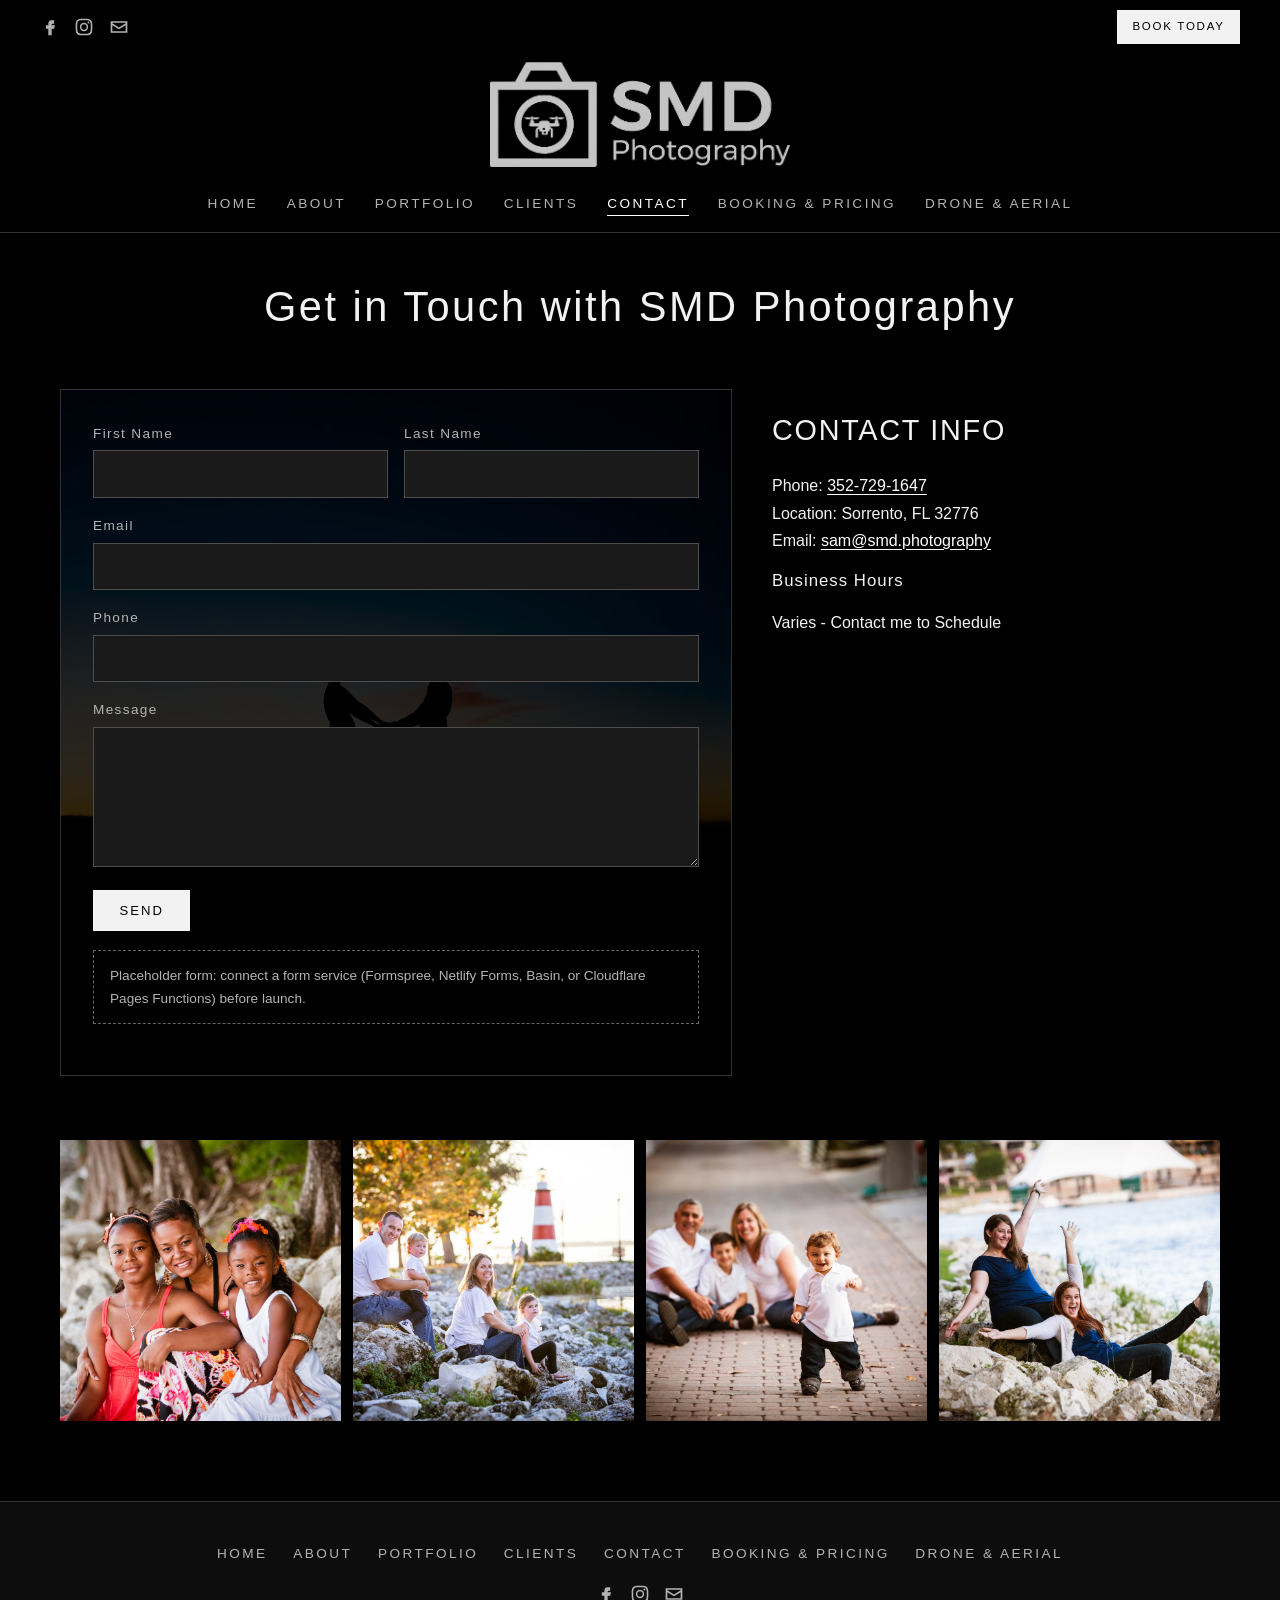
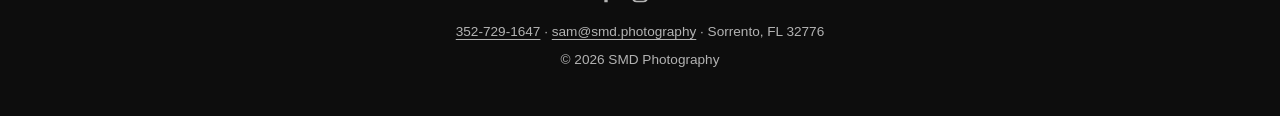
<file: contact.html>
<!doctype html>
<html lang="en"><head><meta charset="utf-8"><meta name="viewport" content="width=device-width, initial-scale=1">
<title>Contact - SMD Photography</title><meta name="description" content="Connect with Sam at SMD Photography in Sorrento, FL for vibrant family &amp; specialty portrait photography capturing your moments naturally.">
<meta property="og:title" content="Contact - SMD Photography"><meta property="og:description" content="Connect with Sam at SMD Photography in Sorrento, FL for vibrant family &amp; specialty portrait photography capturing your moments naturally."><meta property="og:site_name" content="SMD Photography">
<link rel="icon" href="images/brand/favicon.png"><link rel="stylesheet" href="css/style.css"></head>
<body>
<header class="site-header">
 <div class="topbar"><div class="social"><a href="https://www.facebook.com/smdphoto" aria-label="Facebook"><svg viewBox="0 0 24 24" aria-hidden="true"><path fill="currentColor" d="M14 8h3V4h-3c-2.8 0-4 1.8-4 4.3V10H7v4h3v8h4v-8h3l1-4h-4V8.6c0-.4.3-.6.6-.6z"/></svg></a><a href="https://www.instagram.com/smdphotography2.0" aria-label="Instagram"><svg viewBox="0 0 24 24" aria-hidden="true"><path fill="currentColor" d="M12 7a5 5 0 1 0 0 10 5 5 0 0 0 0-10zm0 8.2a3.2 3.2 0 1 1 0-6.4 3.2 3.2 0 0 1 0 6.4zM17.3 5.5a1.2 1.2 0 1 0 0 2.4 1.2 1.2 0 0 0 0-2.4zM12 2c-2.7 0-3 0-4.1.1C4.3 2.3 2.3 4.3 2.1 7.9 2 9 2 9.3 2 12s0 3 .1 4.1c.2 3.6 2.2 5.6 5.8 5.8 1.1.1 1.4.1 4.1.1s3 0 4.1-.1c3.6-.2 5.6-2.2 5.8-5.8.1-1.1.1-1.4.1-4.1s0-3-.1-4.1c-.2-3.6-2.2-5.6-5.8-5.8C15 2 14.7 2 12 2zm0 1.8c2.7 0 3 0 4 .1 2.6.1 3.9 1.4 4 4 .1 1 .1 1.4.1 4.1s0 3-.1 4c-.1 2.6-1.4 3.9-4 4-1 .1-1.4.1-4 .1s-3 0-4-.1c-2.6-.1-3.9-1.4-4-4-.1-1-.1-1.4-.1-4s0-3 .1-4c.1-2.6 1.4-3.9 4-4 1-.1 1.3-.1 4-.1z"/></svg></a><a href="mailto:sam@smd.photography" aria-label="Email"><svg viewBox="0 0 24 24" aria-hidden="true"><path fill="currentColor" d="M2 5v14h20V5H2zm18 2v.5l-8 5-8-5V7h16zM4 17V9.8l8 5 8-5V17H4z"/></svg></a></div><a class="btn btn-small" href="booking-pricing.html">BOOK TODAY</a></div>
 <a class="logo" href="index.html"><img src="images/brand/smd-logo-gray.png" alt="SMD Photography logo" width="300" height="104"></a>
 <button class="menu-toggle" aria-expanded="false" aria-controls="main-nav">MENU</button>
 <nav id="main-nav" class="main-nav"><a href="index.html">HOME</a><a href="about.html">ABOUT</a><a href="portfolio.html">PORTFOLIO</a><a href="clients.html">CLIENTS</a><a href="contact.html" aria-current="page">CONTACT</a><a href="booking-pricing.html">BOOKING &amp; PRICING</a><a href="drone-aerial.html">DRONE &amp; AERIAL</a></nav>
</header>
<main>
<h1 class="page-title">Get in Touch with SMD Photography</h1>
<section class="section contact-wrap"><div class="contact-form" style="background-image:linear-gradient(rgba(0,0,0,.82),rgba(0,0,0,.82)),url('images/contact/contact-001-8840901.jpg')">
<form action="#" method="post" onsubmit="alert('This form is a placeholder. Please email sam@smd.photography or call 352-729-1647.');return false;">
<div class="row"><label>First Name<input name="first_name" required></label><label>Last Name<input name="last_name"></label></div>
<label>Email<input type="email" name="email" required></label><label>Phone<input type="tel" name="phone"></label>
<label>Message<textarea name="message" rows="5" required></textarea></label><button class="btn" type="submit">SEND</button>
<p class="notice">Placeholder form: connect a form service (Formspree, Netlify Forms, Basin, or Cloudflare Pages Functions) before launch.</p></form></div>
<div class="contact-info"><h2>CONTACT INFO</h2><p>Phone: <a href="tel:+13527291647">352-729-1647</a><br>Location: Sorrento, FL 32776<br>Email: <a href="mailto:sam@smd.photography">sam@smd.photography</a></p><h3>Business Hours</h3><p>Varies - Contact me to Schedule</p></div></section>
<section class="section"><div class="grid4"><img src="images/contact/contact-002-8840591.jpg" alt="Mother and two daughters smiling together on lakeside rocks" width="2595" height="1730" loading="lazy"><img src="images/contact/contact-003-8840593.jpg" alt="Family sitting on rocks near a lighthouse" width="2595" height="1730" loading="lazy"><img src="images/contact/contact-004-8840586.jpg" alt="Family with young child sitting on a pathway" width="2595" height="1730" loading="lazy"><img src="images/contact/contact-005-8840590.jpg" alt="Two smiling women sitting on rocks by a lake" width="2595" height="1730" loading="lazy"></div></section>
</main>
<footer class="site-footer">
 <nav class="footer-nav"><a href="index.html">HOME</a><a href="about.html">ABOUT</a><a href="portfolio.html">PORTFOLIO</a><a href="clients.html">CLIENTS</a><a href="contact.html" aria-current="page">CONTACT</a><a href="booking-pricing.html">BOOKING &amp; PRICING</a><a href="drone-aerial.html">DRONE &amp; AERIAL</a></nav>
 <div class="social"><a href="https://www.facebook.com/smdphoto" aria-label="Facebook"><svg viewBox="0 0 24 24" aria-hidden="true"><path fill="currentColor" d="M14 8h3V4h-3c-2.8 0-4 1.8-4 4.3V10H7v4h3v8h4v-8h3l1-4h-4V8.6c0-.4.3-.6.6-.6z"/></svg></a><a href="https://www.instagram.com/smdphotography2.0" aria-label="Instagram"><svg viewBox="0 0 24 24" aria-hidden="true"><path fill="currentColor" d="M12 7a5 5 0 1 0 0 10 5 5 0 0 0 0-10zm0 8.2a3.2 3.2 0 1 1 0-6.4 3.2 3.2 0 0 1 0 6.4zM17.3 5.5a1.2 1.2 0 1 0 0 2.4 1.2 1.2 0 0 0 0-2.4zM12 2c-2.7 0-3 0-4.1.1C4.3 2.3 2.3 4.3 2.1 7.9 2 9 2 9.3 2 12s0 3 .1 4.1c.2 3.6 2.2 5.6 5.8 5.8 1.1.1 1.4.1 4.1.1s3 0 4.1-.1c3.6-.2 5.6-2.2 5.8-5.8.1-1.1.1-1.4.1-4.1s0-3-.1-4.1c-.2-3.6-2.2-5.6-5.8-5.8C15 2 14.7 2 12 2zm0 1.8c2.7 0 3 0 4 .1 2.6.1 3.9 1.4 4 4 .1 1 .1 1.4.1 4.1s0 3-.1 4c-.1 2.6-1.4 3.9-4 4-1 .1-1.4.1-4 .1s-3 0-4-.1c-2.6-.1-3.9-1.4-4-4-.1-1-.1-1.4-.1-4s0-3 .1-4c.1-2.6 1.4-3.9 4-4 1-.1 1.3-.1 4-.1z"/></svg></a><a href="mailto:sam@smd.photography" aria-label="Email"><svg viewBox="0 0 24 24" aria-hidden="true"><path fill="currentColor" d="M2 5v14h20V5H2zm18 2v.5l-8 5-8-5V7h16zM4 17V9.8l8 5 8-5V17H4z"/></svg></a></div>
 <p class="contact-line"><a href="tel:+13527291647">352-729-1647</a> &middot; <a href="mailto:sam@smd.photography">sam@smd.photography</a> &middot; Sorrento, FL 32776</p>
 <p class="copy">&copy; <span id="yr">2026</span> SMD Photography</p>
</footer>
<div class="lightbox" hidden><button class="lb-close" aria-label="Close">&times;</button><button class="lb-prev" aria-label="Previous">&#8249;</button><img alt=""><button class="lb-next" aria-label="Next">&#8250;</button></div>
<script src="js/site.js"></script>
</body></html>
</file>
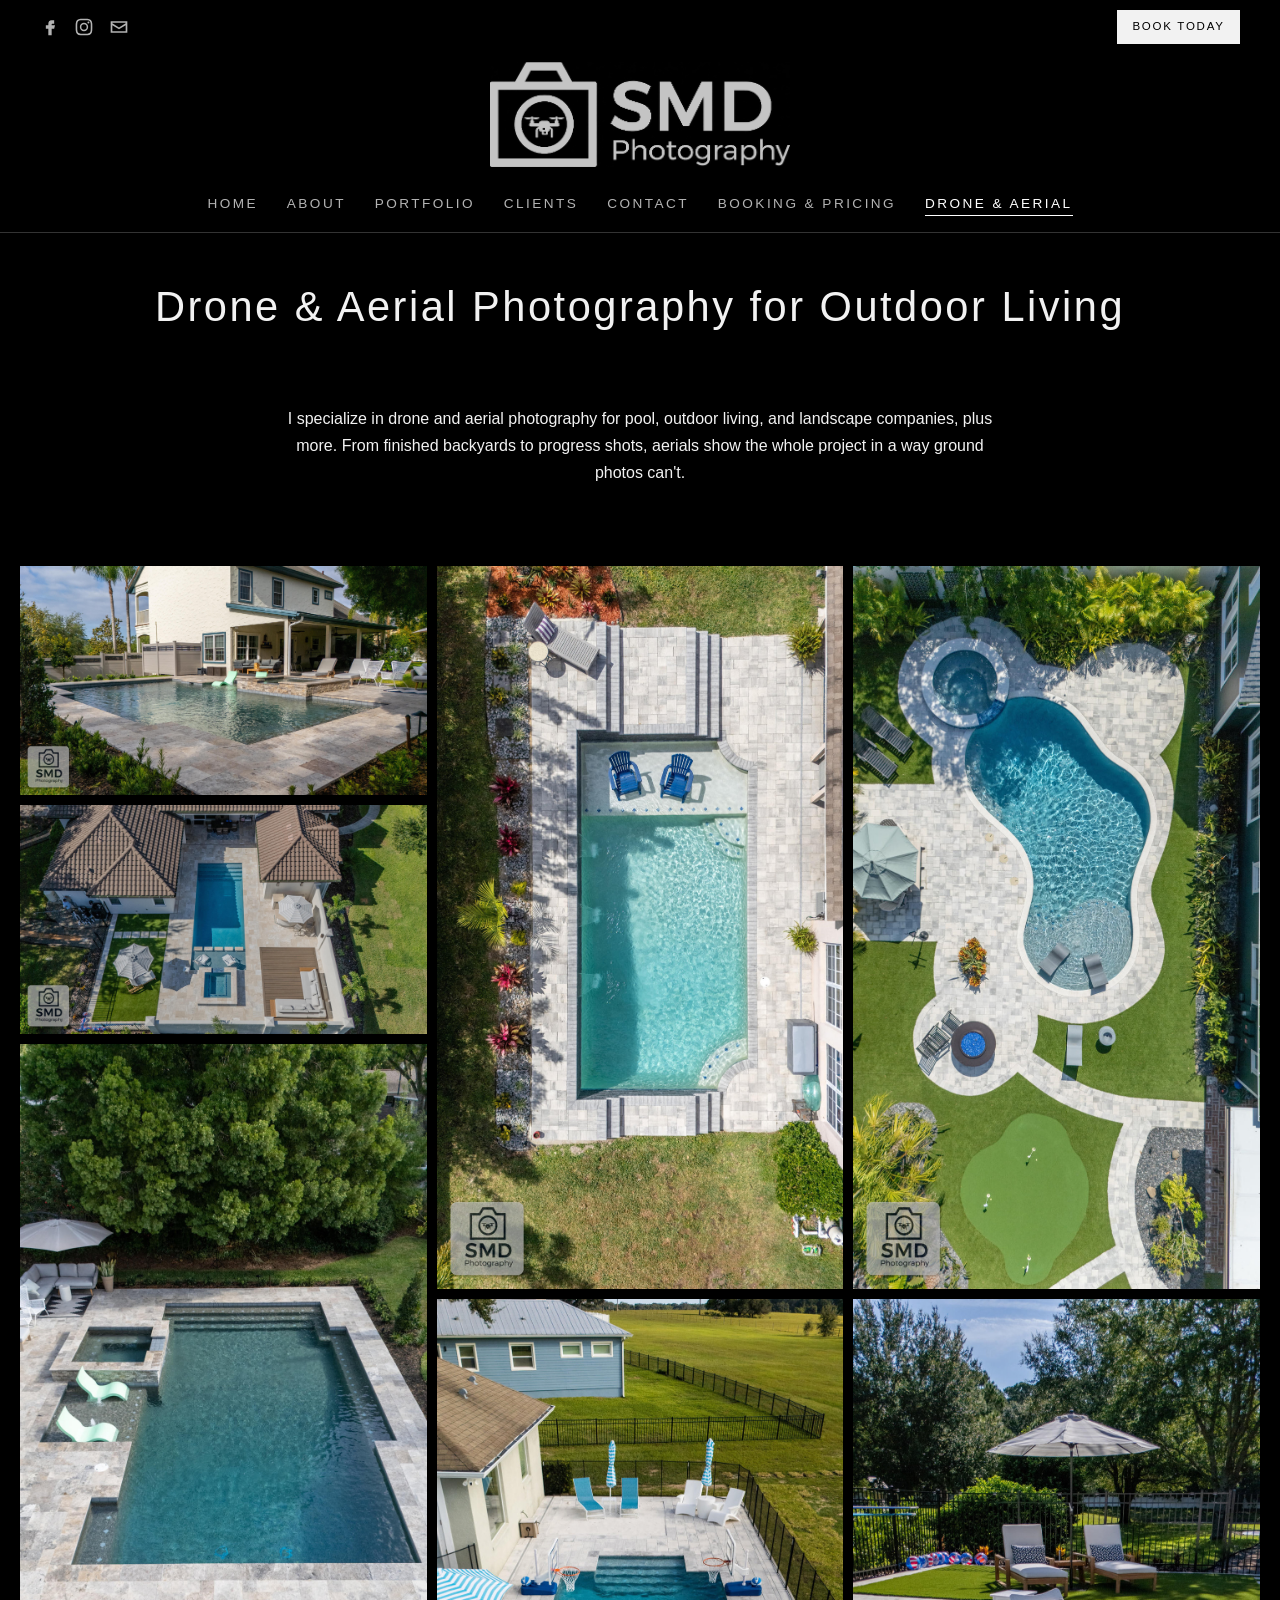
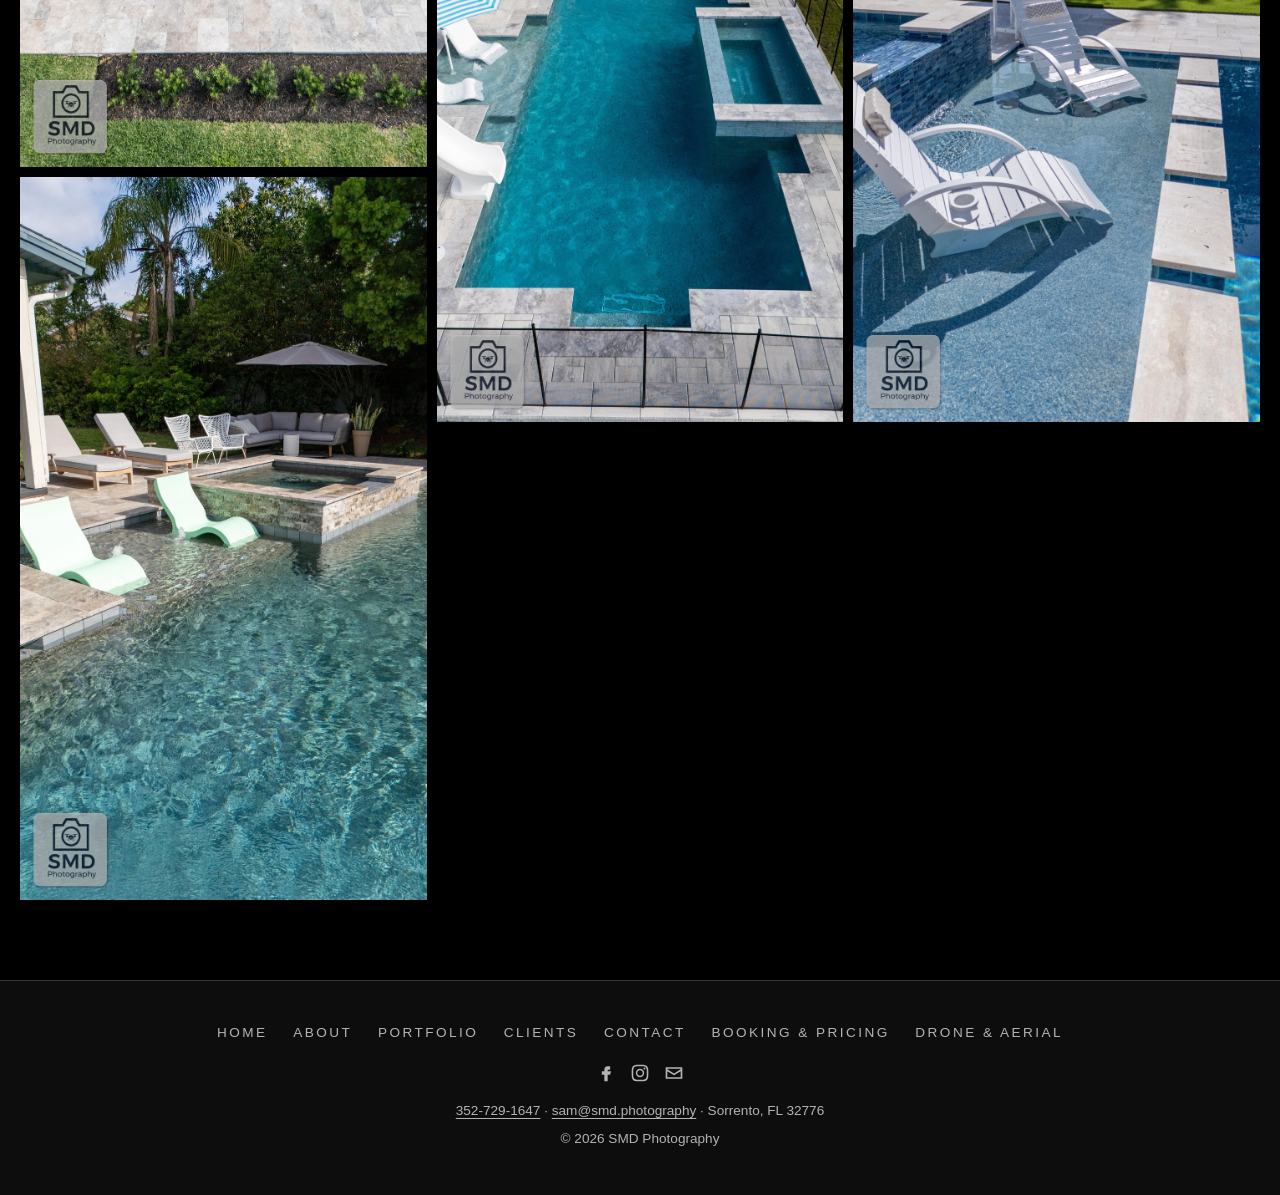
<file: drone-aerial.html>
<!doctype html>
<html lang="en"><head><meta charset="utf-8"><meta name="viewport" content="width=device-width, initial-scale=1">
<title>Drone &amp; Aerial Photography in Sorrento, FL | SMD Photography</title><meta name="description" content="Boost your online presence with drone &amp; aerial photography in Sorrento, Florida. Friendly, professional visuals for small businesses by SMD Photography.">
<meta property="og:title" content="Drone &amp; Aerial Photography in Sorrento, FL | SMD Photography"><meta property="og:description" content="Boost your online presence with drone &amp; aerial photography in Sorrento, Florida. Friendly, professional visuals for small businesses by SMD Photography."><meta property="og:site_name" content="SMD Photography">
<link rel="icon" href="images/brand/favicon.png"><link rel="stylesheet" href="css/style.css"></head>
<body>
<header class="site-header">
 <div class="topbar"><div class="social"><a href="https://www.facebook.com/smdphoto" aria-label="Facebook"><svg viewBox="0 0 24 24" aria-hidden="true"><path fill="currentColor" d="M14 8h3V4h-3c-2.8 0-4 1.8-4 4.3V10H7v4h3v8h4v-8h3l1-4h-4V8.6c0-.4.3-.6.6-.6z"/></svg></a><a href="https://www.instagram.com/smdphotography2.0" aria-label="Instagram"><svg viewBox="0 0 24 24" aria-hidden="true"><path fill="currentColor" d="M12 7a5 5 0 1 0 0 10 5 5 0 0 0 0-10zm0 8.2a3.2 3.2 0 1 1 0-6.4 3.2 3.2 0 0 1 0 6.4zM17.3 5.5a1.2 1.2 0 1 0 0 2.4 1.2 1.2 0 0 0 0-2.4zM12 2c-2.7 0-3 0-4.1.1C4.3 2.3 2.3 4.3 2.1 7.9 2 9 2 9.3 2 12s0 3 .1 4.1c.2 3.6 2.2 5.6 5.8 5.8 1.1.1 1.4.1 4.1.1s3 0 4.1-.1c3.6-.2 5.6-2.2 5.8-5.8.1-1.1.1-1.4.1-4.1s0-3-.1-4.1c-.2-3.6-2.2-5.6-5.8-5.8C15 2 14.7 2 12 2zm0 1.8c2.7 0 3 0 4 .1 2.6.1 3.9 1.4 4 4 .1 1 .1 1.4.1 4.1s0 3-.1 4c-.1 2.6-1.4 3.9-4 4-1 .1-1.4.1-4 .1s-3 0-4-.1c-2.6-.1-3.9-1.4-4-4-.1-1-.1-1.4-.1-4s0-3 .1-4c.1-2.6 1.4-3.9 4-4 1-.1 1.3-.1 4-.1z"/></svg></a><a href="mailto:sam@smd.photography" aria-label="Email"><svg viewBox="0 0 24 24" aria-hidden="true"><path fill="currentColor" d="M2 5v14h20V5H2zm18 2v.5l-8 5-8-5V7h16zM4 17V9.8l8 5 8-5V17H4z"/></svg></a></div><a class="btn btn-small" href="booking-pricing.html">BOOK TODAY</a></div>
 <a class="logo" href="index.html"><img src="images/brand/smd-logo-gray.png" alt="SMD Photography logo" width="300" height="104"></a>
 <button class="menu-toggle" aria-expanded="false" aria-controls="main-nav">MENU</button>
 <nav id="main-nav" class="main-nav"><a href="index.html">HOME</a><a href="about.html">ABOUT</a><a href="portfolio.html">PORTFOLIO</a><a href="clients.html">CLIENTS</a><a href="contact.html">CONTACT</a><a href="booking-pricing.html">BOOKING &amp; PRICING</a><a href="drone-aerial.html" aria-current="page">DRONE &amp; AERIAL</a></nav>
</header>
<main>
<h1 class="page-title">Drone &amp; Aerial Photography for Outdoor Living</h1>
<section class="section narrow center"><p>I specialize in drone and aerial photography for pool, outdoor living, and landscape companies, plus more. From finished backyards to progress shots, aerials show the whole project in a way ground photos can't.</p></section>
<section class="section wide"><div class="gallery"><a href="images/drone-aerial/drone-aerial-001-9033001.jpg" class="lb"><img src="images/drone-aerial/drone-aerial-001-9033001.jpg" alt="Aerial drone photo of a Central Florida backyard pool and outdoor living project" width="2000" height="1125" loading="lazy"></a><a href="images/drone-aerial/drone-aerial-002-9033004.jpg" class="lb"><img src="images/drone-aerial/drone-aerial-002-9033004.jpg" alt="Aerial drone photo of a Central Florida backyard pool and outdoor living project" width="2000" height="1125" loading="lazy"></a><a href="images/drone-aerial/drone-aerial-003-9032997.jpg" class="lb"><img src="images/drone-aerial/drone-aerial-003-9032997.jpg" alt="Aerial drone photo of a Central Florida backyard pool and outdoor living project" width="973" height="1730" loading="lazy"></a><a href="images/drone-aerial/drone-aerial-004-9032998.jpg" class="lb"><img src="images/drone-aerial/drone-aerial-004-9032998.jpg" alt="Aerial drone photo of a Central Florida backyard pool and outdoor living project" width="973" height="1730" loading="lazy"></a><a href="images/drone-aerial/drone-aerial-005-9032999.jpg" class="lb"><img src="images/drone-aerial/drone-aerial-005-9032999.jpg" alt="Aerial drone photo of a Central Florida backyard pool and outdoor living project" width="973" height="1730" loading="lazy"></a><a href="images/drone-aerial/drone-aerial-006-9033000.jpg" class="lb"><img src="images/drone-aerial/drone-aerial-006-9033000.jpg" alt="Aerial drone photo of a Central Florida backyard pool and outdoor living project" width="973" height="1730" loading="lazy"></a><a href="images/drone-aerial/drone-aerial-007-9033002.jpg" class="lb"><img src="images/drone-aerial/drone-aerial-007-9033002.jpg" alt="Aerial drone photo of a Central Florida backyard pool and outdoor living project" width="973" height="1730" loading="lazy"></a><a href="images/drone-aerial/drone-aerial-008-9033003.jpg" class="lb"><img src="images/drone-aerial/drone-aerial-008-9033003.jpg" alt="Aerial drone photo of a Central Florida backyard pool and outdoor living project" width="973" height="1730" loading="lazy"></a></div></section>
<!-- Video embed slot: paste an iframe (YouTube/Vimeo) inside the div below when ready -->
<section class="section narrow video-slot" hidden></section>
</main>
<footer class="site-footer">
 <nav class="footer-nav"><a href="index.html">HOME</a><a href="about.html">ABOUT</a><a href="portfolio.html">PORTFOLIO</a><a href="clients.html">CLIENTS</a><a href="contact.html">CONTACT</a><a href="booking-pricing.html">BOOKING &amp; PRICING</a><a href="drone-aerial.html" aria-current="page">DRONE &amp; AERIAL</a></nav>
 <div class="social"><a href="https://www.facebook.com/smdphoto" aria-label="Facebook"><svg viewBox="0 0 24 24" aria-hidden="true"><path fill="currentColor" d="M14 8h3V4h-3c-2.8 0-4 1.8-4 4.3V10H7v4h3v8h4v-8h3l1-4h-4V8.6c0-.4.3-.6.6-.6z"/></svg></a><a href="https://www.instagram.com/smdphotography2.0" aria-label="Instagram"><svg viewBox="0 0 24 24" aria-hidden="true"><path fill="currentColor" d="M12 7a5 5 0 1 0 0 10 5 5 0 0 0 0-10zm0 8.2a3.2 3.2 0 1 1 0-6.4 3.2 3.2 0 0 1 0 6.4zM17.3 5.5a1.2 1.2 0 1 0 0 2.4 1.2 1.2 0 0 0 0-2.4zM12 2c-2.7 0-3 0-4.1.1C4.3 2.3 2.3 4.3 2.1 7.9 2 9 2 9.3 2 12s0 3 .1 4.1c.2 3.6 2.2 5.6 5.8 5.8 1.1.1 1.4.1 4.1.1s3 0 4.1-.1c3.6-.2 5.6-2.2 5.8-5.8.1-1.1.1-1.4.1-4.1s0-3-.1-4.1c-.2-3.6-2.2-5.6-5.8-5.8C15 2 14.7 2 12 2zm0 1.8c2.7 0 3 0 4 .1 2.6.1 3.9 1.4 4 4 .1 1 .1 1.4.1 4.1s0 3-.1 4c-.1 2.6-1.4 3.9-4 4-1 .1-1.4.1-4 .1s-3 0-4-.1c-2.6-.1-3.9-1.4-4-4-.1-1-.1-1.4-.1-4s0-3 .1-4c.1-2.6 1.4-3.9 4-4 1-.1 1.3-.1 4-.1z"/></svg></a><a href="mailto:sam@smd.photography" aria-label="Email"><svg viewBox="0 0 24 24" aria-hidden="true"><path fill="currentColor" d="M2 5v14h20V5H2zm18 2v.5l-8 5-8-5V7h16zM4 17V9.8l8 5 8-5V17H4z"/></svg></a></div>
 <p class="contact-line"><a href="tel:+13527291647">352-729-1647</a> &middot; <a href="mailto:sam@smd.photography">sam@smd.photography</a> &middot; Sorrento, FL 32776</p>
 <p class="copy">&copy; <span id="yr">2026</span> SMD Photography</p>
</footer>
<div class="lightbox" hidden><button class="lb-close" aria-label="Close">&times;</button><button class="lb-prev" aria-label="Previous">&#8249;</button><img alt=""><button class="lb-next" aria-label="Next">&#8250;</button></div>
<script src="js/site.js"></script>
</body></html>
</file>
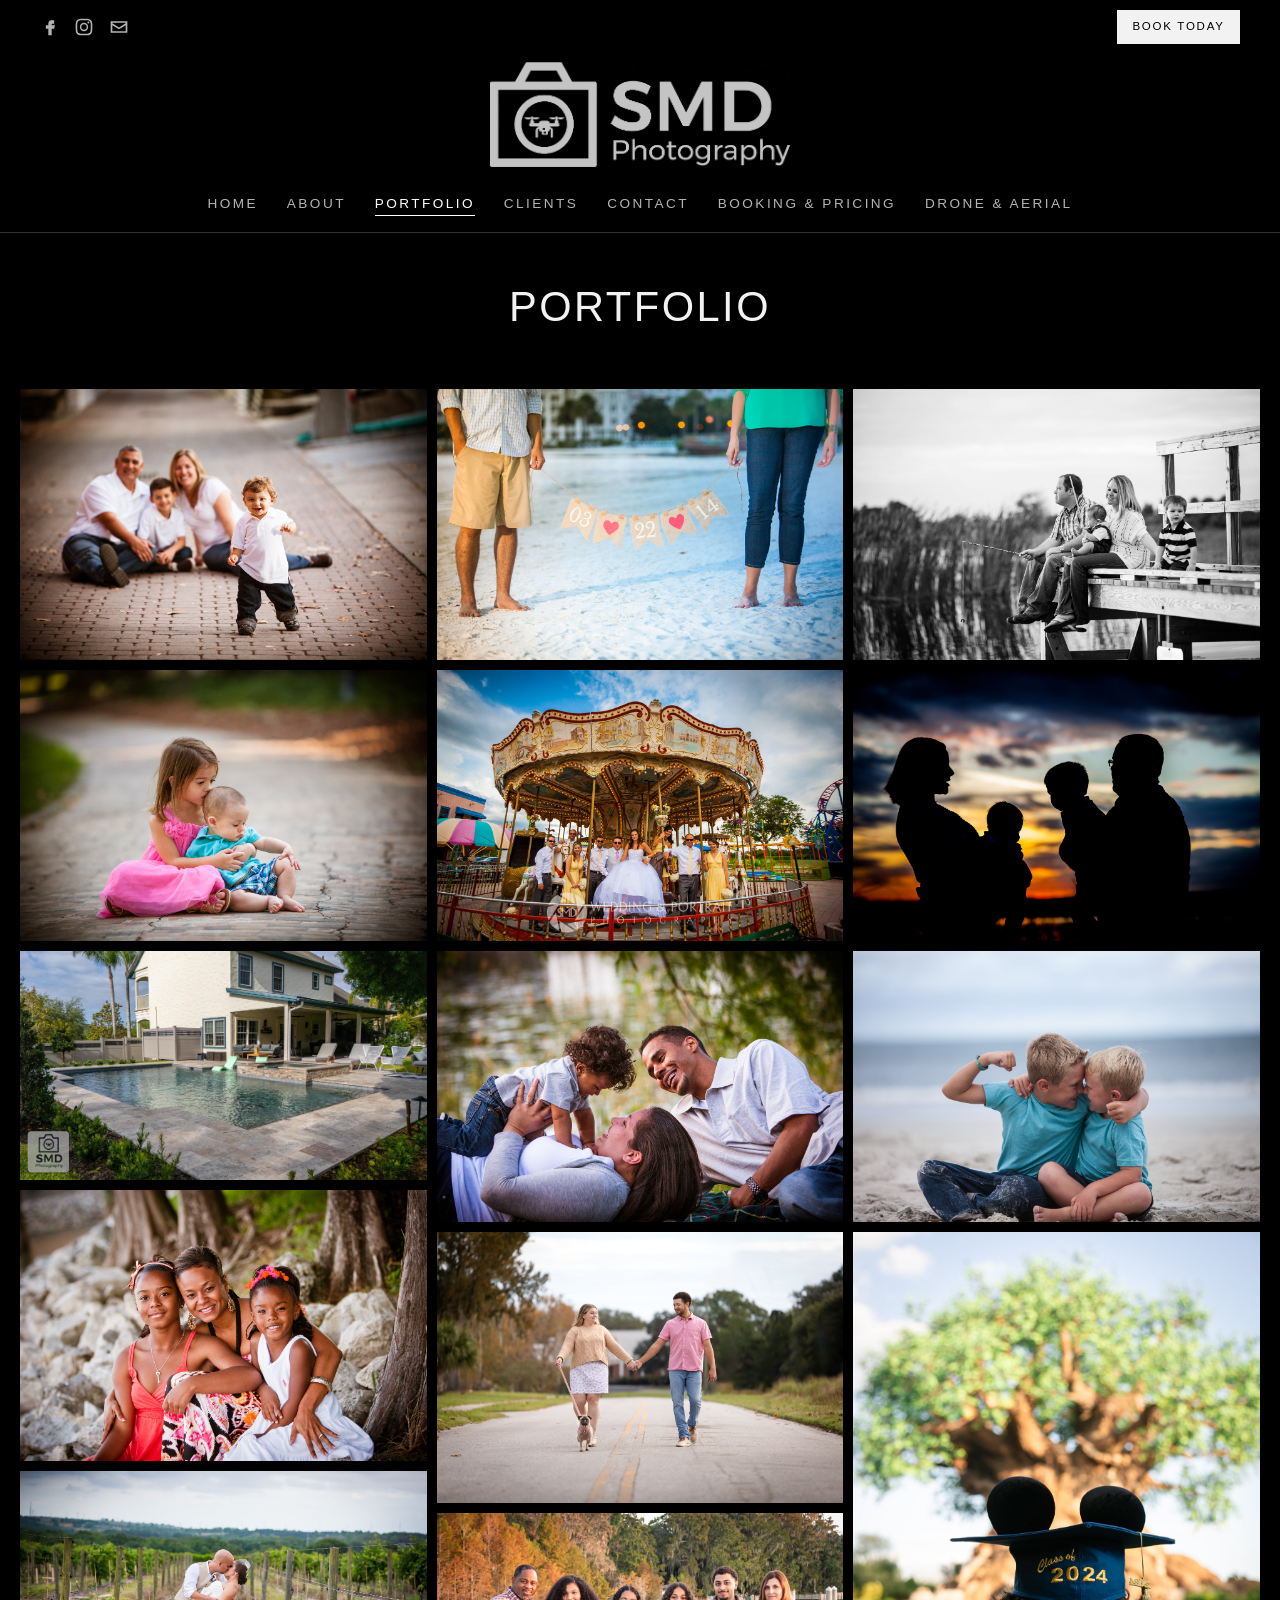
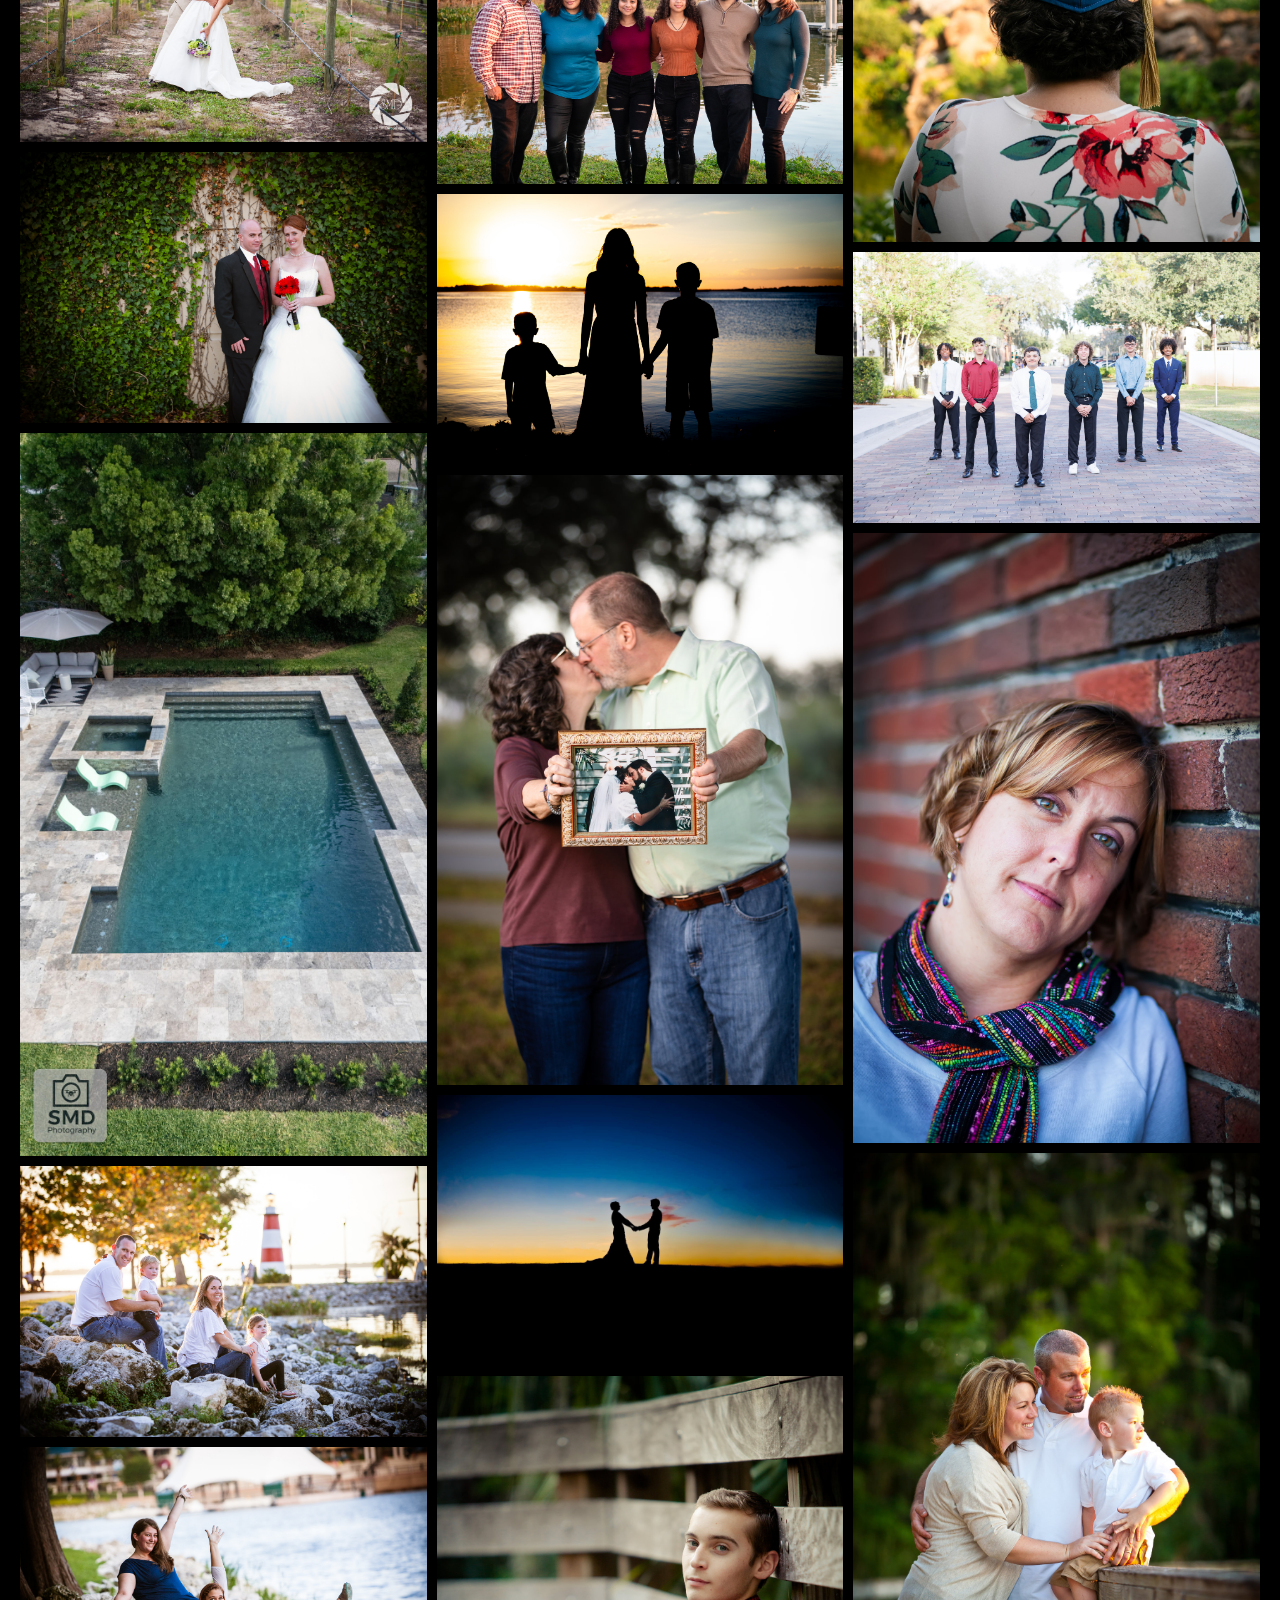
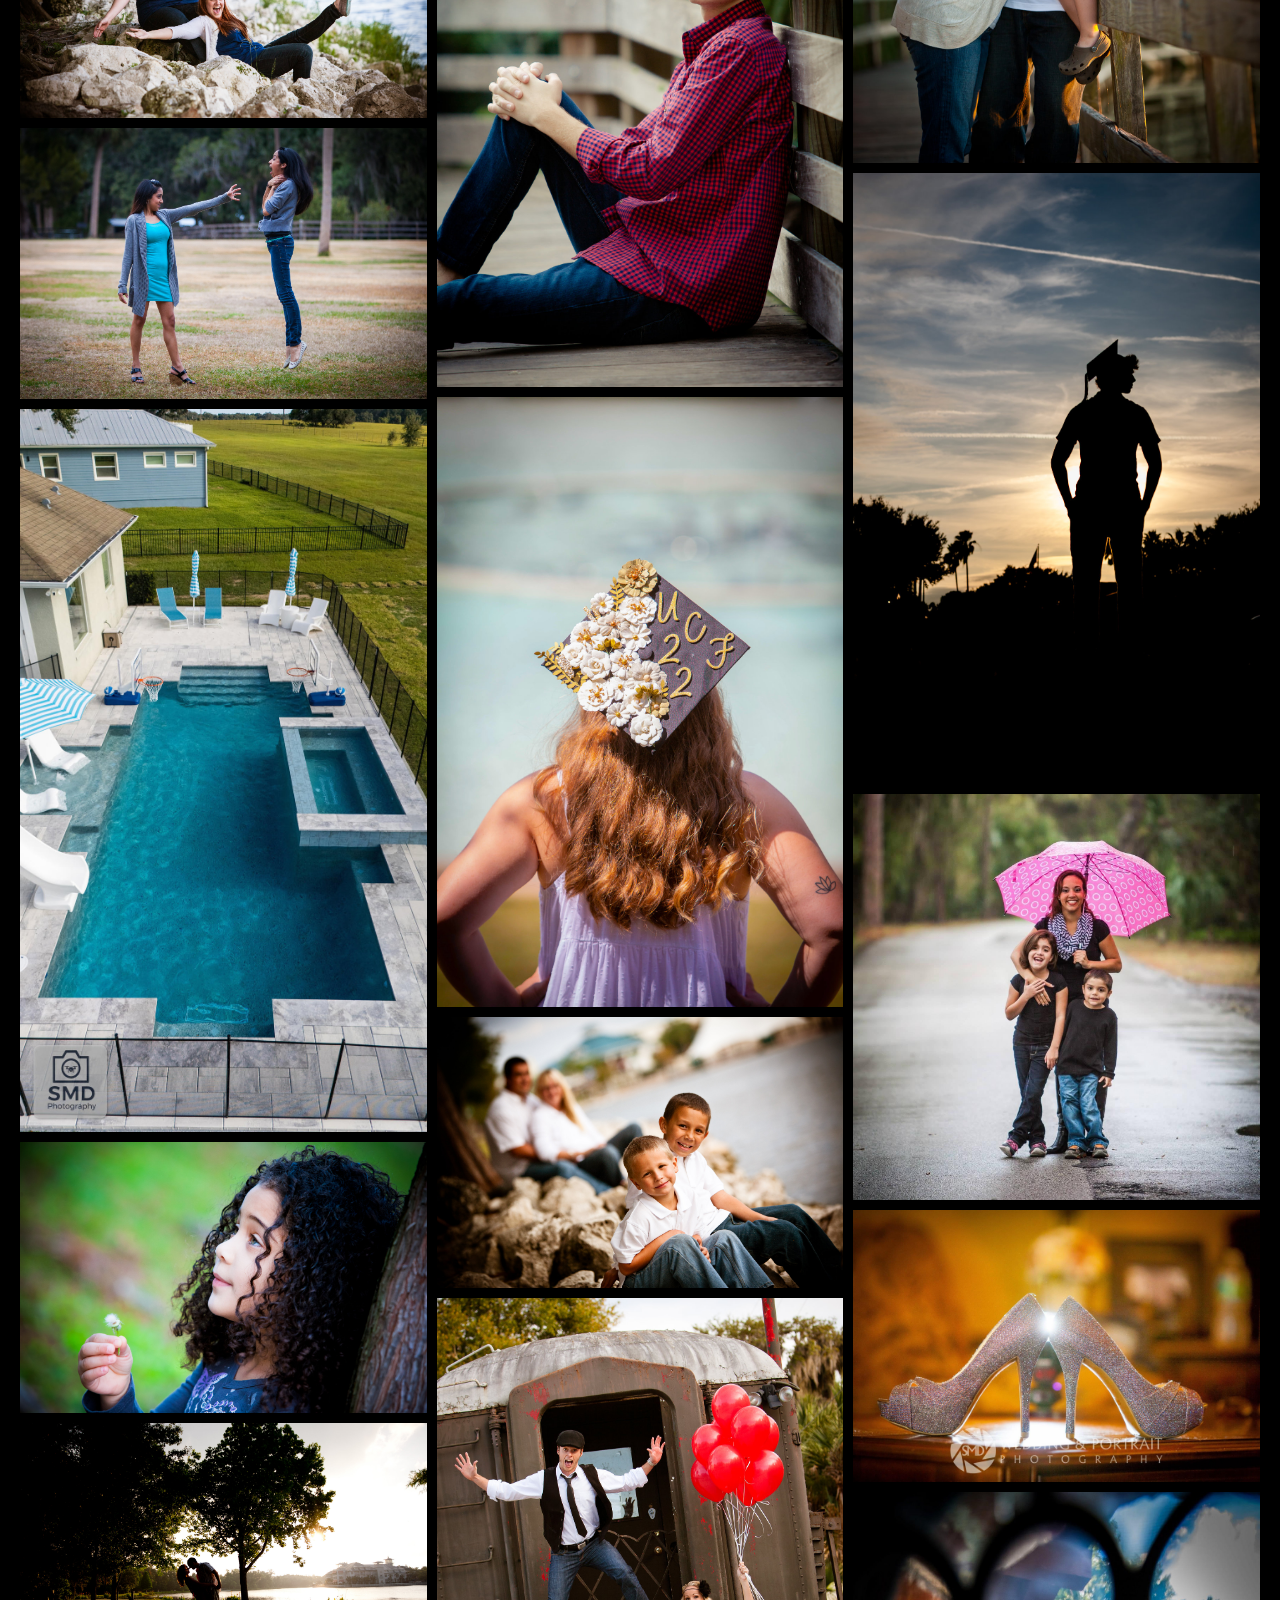
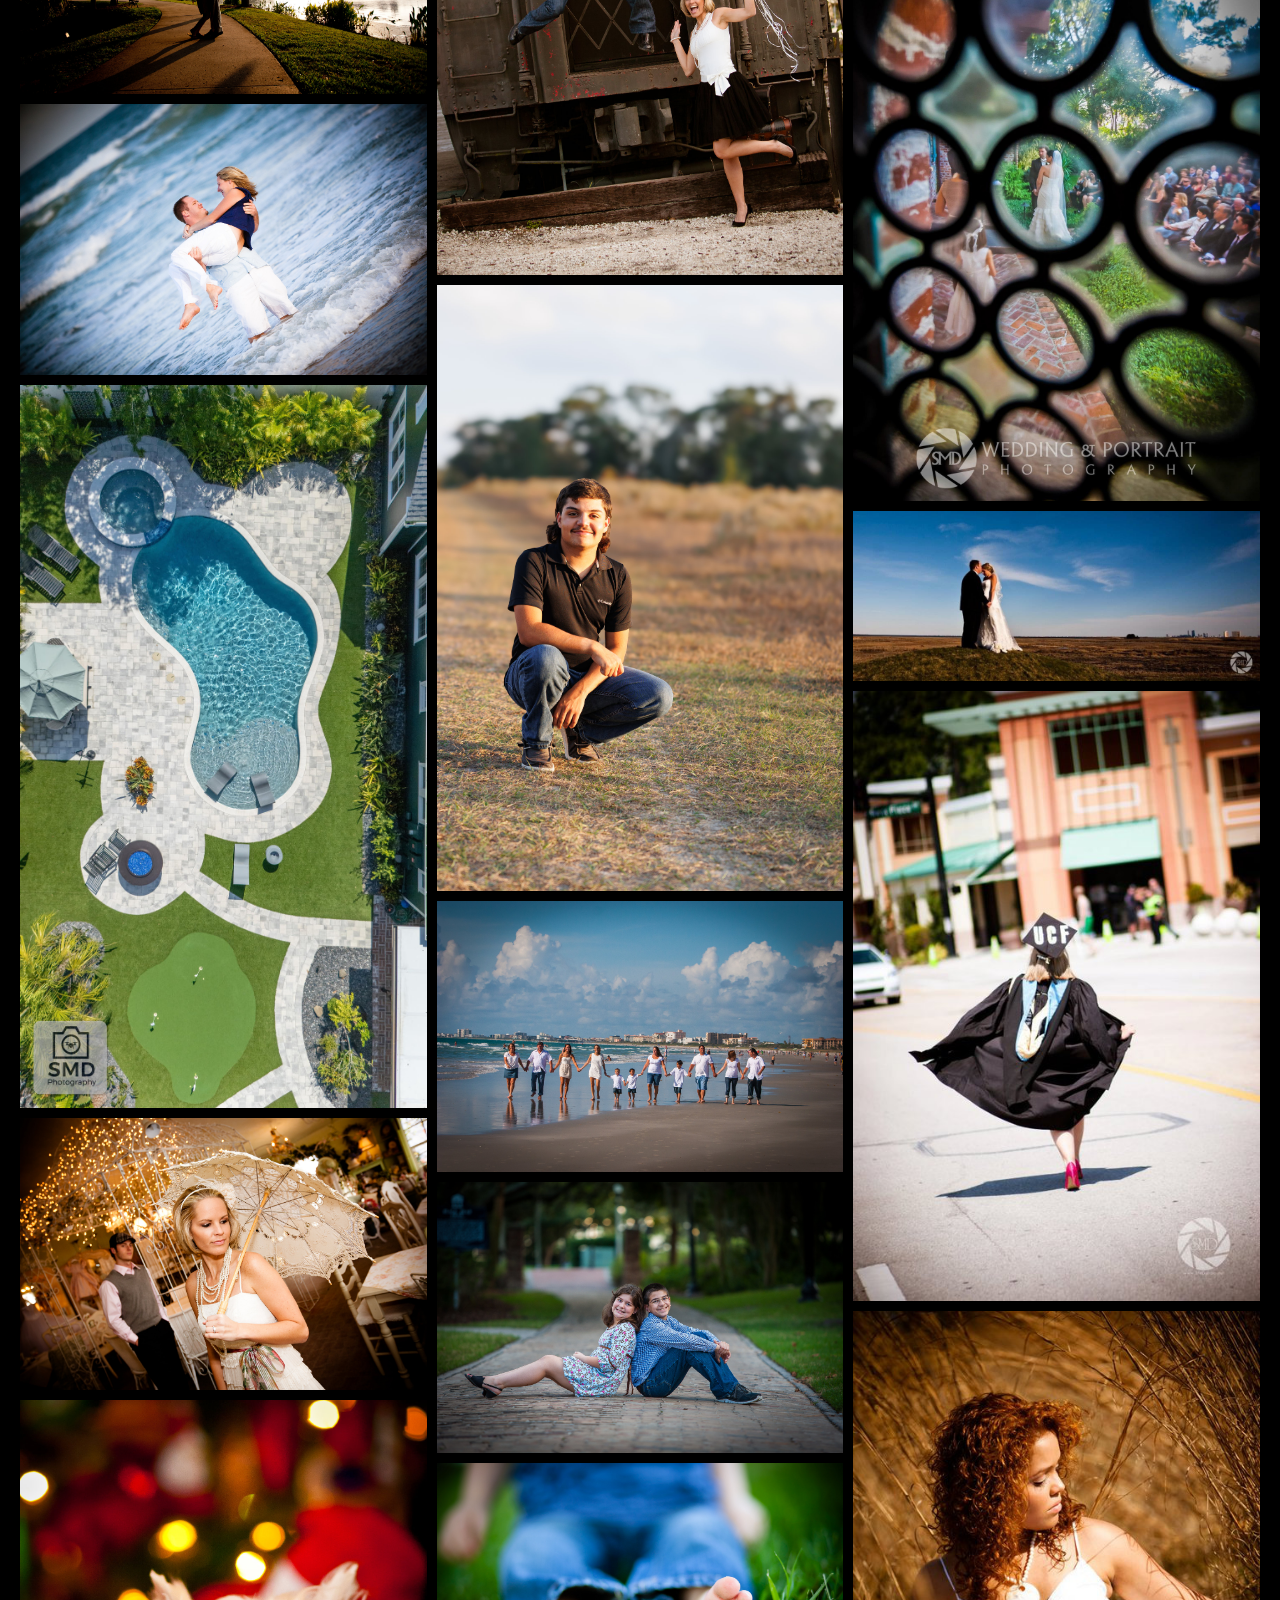
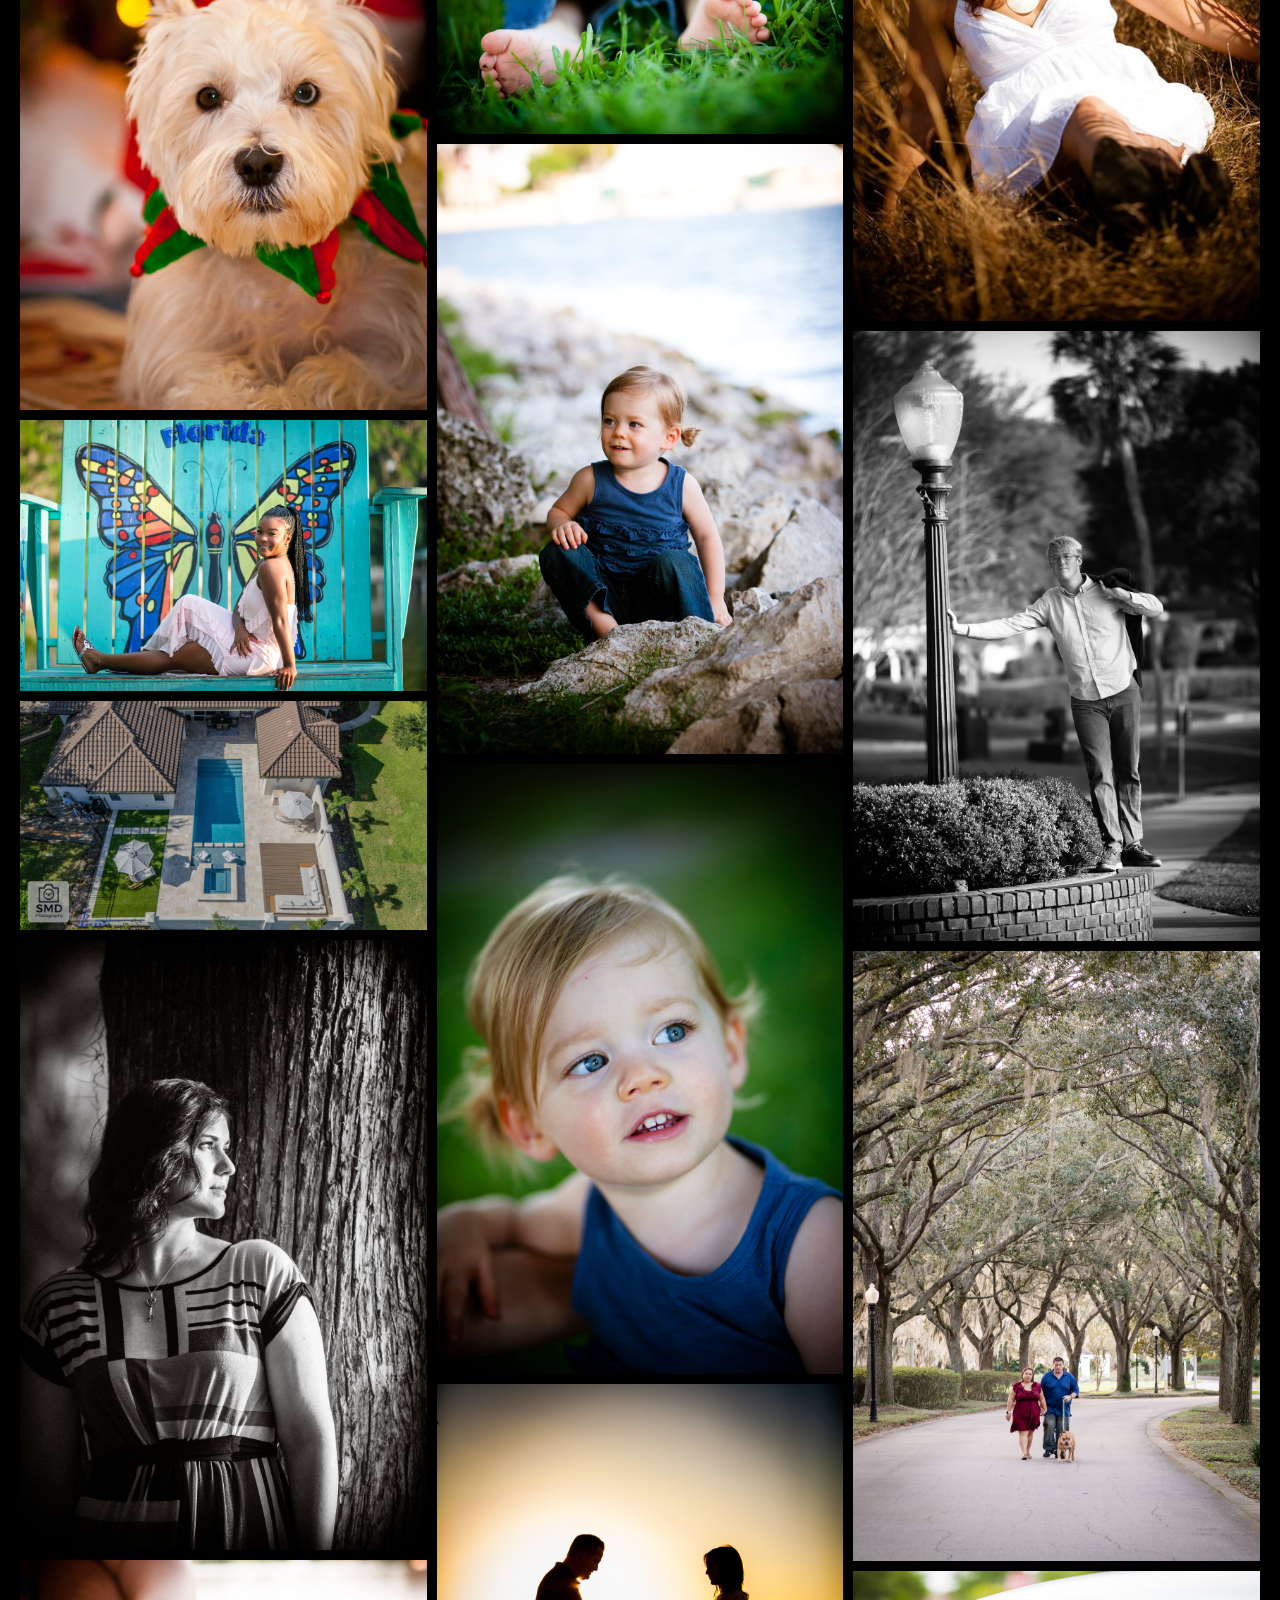
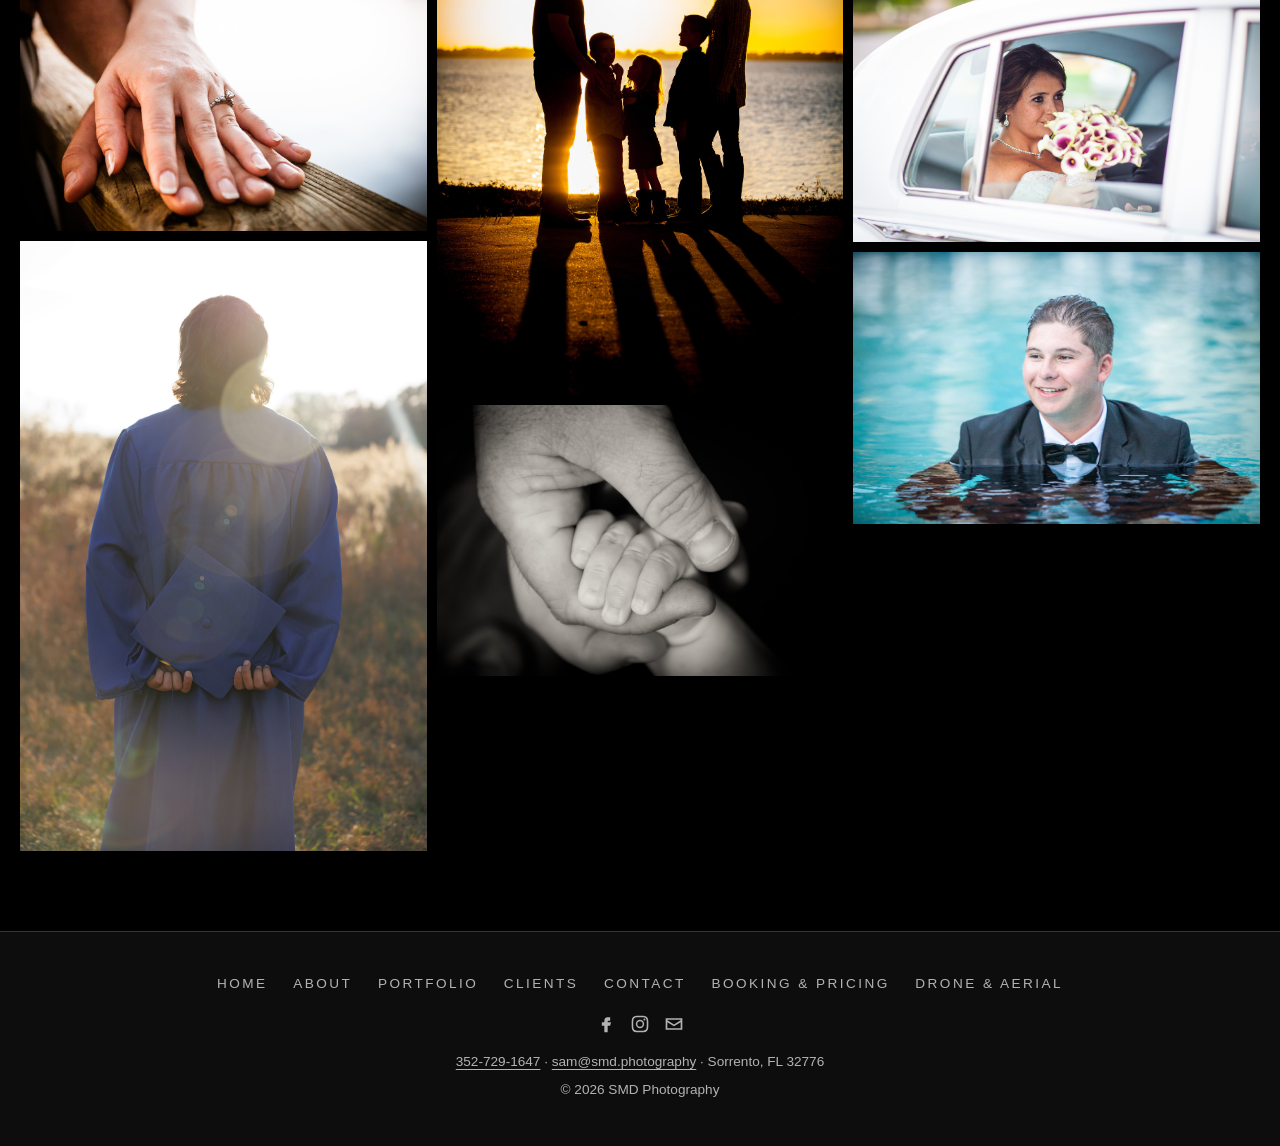
<file: portfolio.html>
<!doctype html>
<html lang="en"><head><meta charset="utf-8"><meta name="viewport" content="width=device-width, initial-scale=1">
<title>Portfolio | SMD Photography - Family &amp; Specialty Portraits in Sorrento</title><meta name="description" content="Explore vibrant family &amp; specialty portrait photography by Sam in Sorrento, Florida. Capture natural moments with a friendly, casual approach.">
<meta property="og:title" content="Portfolio | SMD Photography - Family &amp; Specialty Portraits in Sorrento"><meta property="og:description" content="Explore vibrant family &amp; specialty portrait photography by Sam in Sorrento, Florida. Capture natural moments with a friendly, casual approach."><meta property="og:site_name" content="SMD Photography">
<link rel="icon" href="images/brand/favicon.png"><link rel="stylesheet" href="css/style.css"></head>
<body>
<header class="site-header">
 <div class="topbar"><div class="social"><a href="https://www.facebook.com/smdphoto" aria-label="Facebook"><svg viewBox="0 0 24 24" aria-hidden="true"><path fill="currentColor" d="M14 8h3V4h-3c-2.8 0-4 1.8-4 4.3V10H7v4h3v8h4v-8h3l1-4h-4V8.6c0-.4.3-.6.6-.6z"/></svg></a><a href="https://www.instagram.com/smdphotography2.0" aria-label="Instagram"><svg viewBox="0 0 24 24" aria-hidden="true"><path fill="currentColor" d="M12 7a5 5 0 1 0 0 10 5 5 0 0 0 0-10zm0 8.2a3.2 3.2 0 1 1 0-6.4 3.2 3.2 0 0 1 0 6.4zM17.3 5.5a1.2 1.2 0 1 0 0 2.4 1.2 1.2 0 0 0 0-2.4zM12 2c-2.7 0-3 0-4.1.1C4.3 2.3 2.3 4.3 2.1 7.9 2 9 2 9.3 2 12s0 3 .1 4.1c.2 3.6 2.2 5.6 5.8 5.8 1.1.1 1.4.1 4.1.1s3 0 4.1-.1c3.6-.2 5.6-2.2 5.8-5.8.1-1.1.1-1.4.1-4.1s0-3-.1-4.1c-.2-3.6-2.2-5.6-5.8-5.8C15 2 14.7 2 12 2zm0 1.8c2.7 0 3 0 4 .1 2.6.1 3.9 1.4 4 4 .1 1 .1 1.4.1 4.1s0 3-.1 4c-.1 2.6-1.4 3.9-4 4-1 .1-1.4.1-4 .1s-3 0-4-.1c-2.6-.1-3.9-1.4-4-4-.1-1-.1-1.4-.1-4s0-3 .1-4c.1-2.6 1.4-3.9 4-4 1-.1 1.3-.1 4-.1z"/></svg></a><a href="mailto:sam@smd.photography" aria-label="Email"><svg viewBox="0 0 24 24" aria-hidden="true"><path fill="currentColor" d="M2 5v14h20V5H2zm18 2v.5l-8 5-8-5V7h16zM4 17V9.8l8 5 8-5V17H4z"/></svg></a></div><a class="btn btn-small" href="booking-pricing.html">BOOK TODAY</a></div>
 <a class="logo" href="index.html"><img src="images/brand/smd-logo-gray.png" alt="SMD Photography logo" width="300" height="104"></a>
 <button class="menu-toggle" aria-expanded="false" aria-controls="main-nav">MENU</button>
 <nav id="main-nav" class="main-nav"><a href="index.html">HOME</a><a href="about.html">ABOUT</a><a href="portfolio.html" aria-current="page">PORTFOLIO</a><a href="clients.html">CLIENTS</a><a href="contact.html">CONTACT</a><a href="booking-pricing.html">BOOKING &amp; PRICING</a><a href="drone-aerial.html">DRONE &amp; AERIAL</a></nav>
</header>
<main>
<h1 class="page-title">PORTFOLIO</h1><section class="section wide"><div class="gallery"><a href="images/portfolio/portfolio-001-8840586.jpg" class="lb"><img src="images/portfolio/portfolio-001-8840586.jpg" alt="Family with young child sitting on a pathway" width="2595" height="1730" loading="lazy"></a><a href="images/portfolio/portfolio-002-8840587.jpg" class="lb"><img src="images/portfolio/portfolio-002-8840587.jpg" alt="Young girl kissing a baby on a cobblestone path" width="2595" height="1730" loading="lazy"></a><a href="images/portfolio/portfolio-003-9032985.jpg" class="lb"><img src="images/portfolio/portfolio-003-9032985.jpg" alt="Aerial drone photo of a Central Florida backyard pool and outdoor living project" width="2000" height="1125" loading="lazy"></a><a href="images/portfolio/portfolio-004-8840591.jpg" class="lb"><img src="images/portfolio/portfolio-004-8840591.jpg" alt="Mother and two daughters smiling together on lakeside rocks" width="2595" height="1730" loading="lazy"></a><a href="images/portfolio/portfolio-005-8840589.jpg" class="lb"><img src="images/portfolio/portfolio-005-8840589.jpg" alt="Wedding couple kissing in a vineyard" width="2595" height="1730" loading="lazy"></a><a href="images/portfolio/portfolio-006-8840585.jpg" class="lb"><img src="images/portfolio/portfolio-006-8840585.jpg" alt="Wedding couple standing against an ivy-covered wall" width="2595" height="1730" loading="lazy"></a><a href="images/portfolio/portfolio-007-9032981.jpg" class="lb"><img src="images/portfolio/portfolio-007-9032981.jpg" alt="Aerial drone photo of a Central Florida backyard pool and outdoor living project" width="973" height="1730" loading="lazy"></a><a href="images/portfolio/portfolio-008-8840593.jpg" class="lb"><img src="images/portfolio/portfolio-008-8840593.jpg" alt="Family sitting on rocks near a lighthouse" width="2595" height="1730" loading="lazy"></a><a href="images/portfolio/portfolio-009-8840590.jpg" class="lb"><img src="images/portfolio/portfolio-009-8840590.jpg" alt="Two smiling women sitting on rocks by a lake" width="2595" height="1730" loading="lazy"></a><a href="images/portfolio/portfolio-010-8840582.jpg" class="lb"><img src="images/portfolio/portfolio-010-8840582.jpg" alt="One person making another appear to levitate in a park" width="2595" height="1730" loading="lazy"></a><a href="images/portfolio/portfolio-011-9032984.jpg" class="lb"><img src="images/portfolio/portfolio-011-9032984.jpg" alt="Aerial drone photo of a Central Florida backyard pool and outdoor living project" width="973" height="1730" loading="lazy"></a><a href="images/portfolio/portfolio-012-8840598.jpg" class="lb"><img src="images/portfolio/portfolio-012-8840598.jpg" alt="Young girl holding a dandelion next to a tree" width="2595" height="1730" loading="lazy"></a><a href="images/portfolio/portfolio-013-8840599.jpg" class="lb"><img src="images/portfolio/portfolio-013-8840599.jpg" alt="Couple kissing on a path at sunset" width="2595" height="1730" loading="lazy"></a><a href="images/portfolio/portfolio-014-8840580.jpg" class="lb"><img src="images/portfolio/portfolio-014-8840580.jpg" alt="Couple embracing in the ocean waves" width="2595" height="1730" loading="lazy"></a><a href="images/portfolio/portfolio-015-9032986.jpg" class="lb"><img src="images/portfolio/portfolio-015-9032986.jpg" alt="Aerial drone photo of a Central Florida backyard pool and outdoor living project" width="973" height="1730" loading="lazy"></a><a href="images/portfolio/portfolio-016-8840583.jpg" class="lb"><img src="images/portfolio/portfolio-016-8840583.jpg" alt="Bride holding lace umbrella indoors decorated with lights" width="2595" height="1730" loading="lazy"></a><a href="images/portfolio/portfolio-017-8840579.jpg" class="lb"><img src="images/portfolio/portfolio-017-8840579.jpg" alt="White terrier in a festive collar in front of holiday lights" width="1153" height="1730" loading="lazy"></a><a href="images/portfolio/portfolio-018-8840592.jpg" class="lb"><img src="images/portfolio/portfolio-018-8840592.jpg" alt="Young woman in white sitting on a colorful butterfly-painted Florida chair" width="2595" height="1730" loading="lazy"></a><a href="images/portfolio/portfolio-019-9032988.jpg" class="lb"><img src="images/portfolio/portfolio-019-9032988.jpg" alt="Aerial drone photo of a Central Florida backyard pool and outdoor living project" width="2000" height="1125" loading="lazy"></a><a href="images/portfolio/portfolio-020-8840594.jpg" class="lb"><img src="images/portfolio/portfolio-020-8840594.jpg" alt="Black and white portrait of a woman beside a tree trunk" width="1153" height="1730" loading="lazy"></a><a href="images/portfolio/portfolio-021-8840595.jpg" class="lb"><img src="images/portfolio/portfolio-021-8840595.jpg" alt="Close-up of a couple&#x27;s hands with an engagement ring on a railing" width="2595" height="1730" loading="lazy"></a><a href="images/portfolio/portfolio-022-8840596.jpg" class="lb"><img src="images/portfolio/portfolio-022-8840596.jpg" alt="Graduate in a blue gown holding a cap in a sunlit field" width="1153" height="1730" loading="lazy"></a><a href="images/portfolio/portfolio-023-8840600.jpg" class="lb"><img src="images/portfolio/portfolio-023-8840600.jpg" alt="Couple on the beach with a save-the-date banner reading 03 22 14" width="2595" height="1730" loading="lazy"></a><a href="images/portfolio/portfolio-024-8840604.jpg" class="lb"><img src="images/portfolio/portfolio-024-8840604.jpg" alt="Quinceañera party posing on a vintage carousel" width="2595" height="1730" loading="lazy"></a><a href="images/portfolio/portfolio-025-8840605.jpg" class="lb"><img src="images/portfolio/portfolio-025-8840605.jpg" alt="Parents lying in the grass lifting their smiling toddler" width="2595" height="1730" loading="lazy"></a><a href="images/portfolio/portfolio-026-8840616.jpg" class="lb"><img src="images/portfolio/portfolio-026-8840616.jpg" alt="Couple holding hands walking a small dog down a road" width="2595" height="1730" loading="lazy"></a><a href="images/portfolio/portfolio-027-8840617.jpg" class="lb"><img src="images/portfolio/portfolio-027-8840617.jpg" alt="Family of six standing together by a lake in autumn" width="2595" height="1730" loading="lazy"></a><a href="images/portfolio/portfolio-028-8840618.jpg" class="lb"><img src="images/portfolio/portfolio-028-8840618.jpg" alt="Silhouette of a mother and two sons by the water at sunset" width="2595" height="1730" loading="lazy"></a><a href="images/portfolio/portfolio-029-8840619.jpg" class="lb"><img src="images/portfolio/portfolio-029-8840619.jpg" alt="Couple kissing while holding a framed wedding photo" width="1153" height="1730" loading="lazy"></a><a href="images/portfolio/portfolio-030-8840901.jpg" class="lb"><img src="images/portfolio/portfolio-030-8840901.jpg" alt="Silhouette of a couple holding hands at sunset" width="2048" height="1365" loading="lazy"></a><a href="images/portfolio/portfolio-031-8840575.jpg" class="lb"><img src="images/portfolio/portfolio-031-8840575.jpg" alt="Teen boy in red plaid shirt sitting against a wooden boardwalk rail" width="1153" height="1730" loading="lazy"></a><a href="images/portfolio/portfolio-032-8840576.jpg" class="lb"><img src="images/portfolio/portfolio-032-8840576.jpg" alt="Graduate in a flower-decorated UCF 22 cap, seen from behind" width="1153" height="1730" loading="lazy"></a><a href="images/portfolio/portfolio-033-8840578.jpg" class="lb"><img src="images/portfolio/portfolio-033-8840578.jpg" alt="Family sitting on rocks by a river with two children in the foreground" width="2595" height="1730" loading="lazy"></a><a href="images/portfolio/portfolio-037-8840584.jpg" class="lb"><img src="images/portfolio/portfolio-037-8840584.jpg" alt="SMD Photography portrait" width="1219" height="1730" loading="lazy"></a><a href="images/portfolio/portfolio-049-8840597.jpg" class="lb"><img src="images/portfolio/portfolio-049-8840597.jpg" alt="Man kneeling on grassy field looking at camera" width="1161" height="1730" loading="lazy"></a><a href="images/portfolio/portfolio-052-8840601.jpg" class="lb"><img src="images/portfolio/portfolio-052-8840601.jpg" alt="SMD Photography portrait" width="2595" height="1730" loading="lazy"></a><a href="images/portfolio/portfolio-053-8840603.jpg" class="lb"><img src="images/portfolio/portfolio-053-8840603.jpg" alt="Teen couple sitting back to back on a brick park path" width="2595" height="1730" loading="lazy"></a><a href="images/portfolio/portfolio-056-8840606.jpg" class="lb"><img src="images/portfolio/portfolio-056-8840606.jpg" alt="SMD Photography portrait" width="2595" height="1730" loading="lazy"></a><a href="images/portfolio/portfolio-057-8840607.jpg" class="lb"><img src="images/portfolio/portfolio-057-8840607.jpg" alt="SMD Photography portrait" width="1153" height="1730" loading="lazy"></a><a href="images/portfolio/portfolio-058-8840608.jpg" class="lb"><img src="images/portfolio/portfolio-058-8840608.jpg" alt="Close-up portrait of a smiling blonde toddler in a blue shirt" width="1153" height="1730" loading="lazy"></a><a href="images/portfolio/portfolio-059-8840609.jpg" class="lb"><img src="images/portfolio/portfolio-059-8840609.jpg" alt="SMD Photography portrait" width="1153" height="1730" loading="lazy"></a><a href="images/portfolio/portfolio-060-8840610.jpg" class="lb"><img src="images/portfolio/portfolio-060-8840610.jpg" alt="SMD Photography portrait" width="2595" height="1730" loading="lazy"></a><a href="images/portfolio/portfolio-061-8840612.jpg" class="lb"><img src="images/portfolio/portfolio-061-8840612.jpg" alt="SMD Photography portrait" width="2595" height="1730" loading="lazy"></a><a href="images/portfolio/portfolio-062-8840613.jpg" class="lb"><img src="images/portfolio/portfolio-062-8840613.jpg" alt="SMD Photography portrait" width="2595" height="1730" loading="lazy"></a><a href="images/portfolio/portfolio-063-8840614.jpg" class="lb"><img src="images/portfolio/portfolio-063-8840614.jpg" alt="SMD Photography portrait" width="2595" height="1730" loading="lazy"></a><a href="images/portfolio/portfolio-064-8840615.jpg" class="lb"><img src="images/portfolio/portfolio-064-8840615.jpg" alt="Graduate in a Class of 2024 mouse-ear cap facing a large tree" width="1153" height="1730" loading="lazy"></a><a href="images/portfolio/portfolio-069-8840620.jpg" class="lb"><img src="images/portfolio/portfolio-069-8840620.jpg" alt="SMD Photography portrait" width="2595" height="1730" loading="lazy"></a><a href="images/portfolio/portfolio-070-8840623.jpg" class="lb"><img src="images/portfolio/portfolio-070-8840623.jpg" alt="SMD Photography portrait" width="1153" height="1730" loading="lazy"></a><a href="images/portfolio/portfolio-071-8840624.jpg" class="lb"><img src="images/portfolio/portfolio-071-8840624.jpg" alt="SMD Photography portrait" width="1153" height="1730" loading="lazy"></a><a href="images/portfolio/portfolio-072-8840899.jpg" class="lb"><img src="images/portfolio/portfolio-072-8840899.jpg" alt="Silhouette of a graduate in cap against a sunset sky" width="1153" height="1730" loading="lazy"></a><a href="images/portfolio/portfolio-073-8840900.jpg" class="lb"><img src="images/portfolio/portfolio-073-8840900.jpg" alt="SMD Photography portrait" width="1366" height="1366" loading="lazy"></a><a href="images/portfolio/portfolio-075-8840902.jpg" class="lb"><img src="images/portfolio/portfolio-075-8840902.jpg" alt="SMD Photography portrait" width="2048" height="1366" loading="lazy"></a><a href="images/portfolio/portfolio-076-8840903.jpg" class="lb"><img src="images/portfolio/portfolio-076-8840903.jpg" alt="SMD Photography portrait" width="1154" height="1730" loading="lazy"></a><a href="images/portfolio/portfolio-077-8840904.jpg" class="lb"><img src="images/portfolio/portfolio-077-8840904.jpg" alt="SMD Photography portrait" width="1000" height="418" loading="lazy"></a><a href="images/portfolio/portfolio-078-8840905.jpg" class="lb"><img src="images/portfolio/portfolio-078-8840905.jpg" alt="SMD Photography portrait" width="480" height="720" loading="lazy"></a><a href="images/portfolio/portfolio-079-8840906.jpg" class="lb"><img src="images/portfolio/portfolio-079-8840906.jpg" alt="Woman with red curly hair in a white dress sitting in tall grass" width="480" height="720" loading="lazy"></a><a href="images/portfolio/portfolio-080-8840907.jpg" class="lb"><img src="images/portfolio/portfolio-080-8840907.jpg" alt="SMD Photography portrait" width="1153" height="1730" loading="lazy"></a><a href="images/portfolio/portfolio-081-8840908.jpg" class="lb"><img src="images/portfolio/portfolio-081-8840908.jpg" alt="SMD Photography portrait" width="1153" height="1730" loading="lazy"></a><a href="images/portfolio/portfolio-082-8840909.jpg" class="lb"><img src="images/portfolio/portfolio-082-8840909.jpg" alt="SMD Photography portrait" width="2595" height="1730" loading="lazy"></a><a href="images/portfolio/portfolio-083-8840910.jpg" class="lb"><img src="images/portfolio/portfolio-083-8840910.jpg" alt="SMD Photography portrait" width="1000" height="667" loading="lazy"></a></div></section>
</main>
<footer class="site-footer">
 <nav class="footer-nav"><a href="index.html">HOME</a><a href="about.html">ABOUT</a><a href="portfolio.html" aria-current="page">PORTFOLIO</a><a href="clients.html">CLIENTS</a><a href="contact.html">CONTACT</a><a href="booking-pricing.html">BOOKING &amp; PRICING</a><a href="drone-aerial.html">DRONE &amp; AERIAL</a></nav>
 <div class="social"><a href="https://www.facebook.com/smdphoto" aria-label="Facebook"><svg viewBox="0 0 24 24" aria-hidden="true"><path fill="currentColor" d="M14 8h3V4h-3c-2.8 0-4 1.8-4 4.3V10H7v4h3v8h4v-8h3l1-4h-4V8.6c0-.4.3-.6.6-.6z"/></svg></a><a href="https://www.instagram.com/smdphotography2.0" aria-label="Instagram"><svg viewBox="0 0 24 24" aria-hidden="true"><path fill="currentColor" d="M12 7a5 5 0 1 0 0 10 5 5 0 0 0 0-10zm0 8.2a3.2 3.2 0 1 1 0-6.4 3.2 3.2 0 0 1 0 6.4zM17.3 5.5a1.2 1.2 0 1 0 0 2.4 1.2 1.2 0 0 0 0-2.4zM12 2c-2.7 0-3 0-4.1.1C4.3 2.3 2.3 4.3 2.1 7.9 2 9 2 9.3 2 12s0 3 .1 4.1c.2 3.6 2.2 5.6 5.8 5.8 1.1.1 1.4.1 4.1.1s3 0 4.1-.1c3.6-.2 5.6-2.2 5.8-5.8.1-1.1.1-1.4.1-4.1s0-3-.1-4.1c-.2-3.6-2.2-5.6-5.8-5.8C15 2 14.7 2 12 2zm0 1.8c2.7 0 3 0 4 .1 2.6.1 3.9 1.4 4 4 .1 1 .1 1.4.1 4.1s0 3-.1 4c-.1 2.6-1.4 3.9-4 4-1 .1-1.4.1-4 .1s-3 0-4-.1c-2.6-.1-3.9-1.4-4-4-.1-1-.1-1.4-.1-4s0-3 .1-4c.1-2.6 1.4-3.9 4-4 1-.1 1.3-.1 4-.1z"/></svg></a><a href="mailto:sam@smd.photography" aria-label="Email"><svg viewBox="0 0 24 24" aria-hidden="true"><path fill="currentColor" d="M2 5v14h20V5H2zm18 2v.5l-8 5-8-5V7h16zM4 17V9.8l8 5 8-5V17H4z"/></svg></a></div>
 <p class="contact-line"><a href="tel:+13527291647">352-729-1647</a> &middot; <a href="mailto:sam@smd.photography">sam@smd.photography</a> &middot; Sorrento, FL 32776</p>
 <p class="copy">&copy; <span id="yr">2026</span> SMD Photography</p>
</footer>
<div class="lightbox" hidden><button class="lb-close" aria-label="Close">&times;</button><button class="lb-prev" aria-label="Previous">&#8249;</button><img alt=""><button class="lb-next" aria-label="Next">&#8250;</button></div>
<script src="js/site.js"></script>
</body></html>
</file>
<file: css/style.css>
/* SMD Photography static clone - dark, strictly monochrome theme (black / white / grays only) */
:root{
  --bg:#000000; --bg-2:#0d0d0d; --bg-3:#1a1a1a; --line:#333333;
  --text:#f2f2f2; --muted:#b3b3b3; --accent:#ffffff; --logo:#c4c4c4;
  --btn-bg:#f2f2f2; --btn-text:#000000; --btn-hover:#cccccc;
  --font:"Helvetica Neue",Helvetica,Arial,sans-serif; --display:Georgia,"Times New Roman",serif;
}
*{box-sizing:border-box}
html{scroll-behavior:smooth}
body{margin:0;background:var(--bg);color:var(--text);font:16px/1.7 var(--font);-webkit-font-smoothing:antialiased}
img{max-width:100%;height:auto;display:block}
a{color:var(--accent);text-underline-offset:3px}
a:hover,a:focus-visible{color:var(--muted)}
:focus-visible{outline:2px solid #ffffff;outline-offset:2px}
h1,h2,h3{font-weight:400;letter-spacing:.06em;line-height:1.25;color:var(--text)}
h1{font-size:clamp(1.8rem,4vw,2.6rem)} h2{font-size:clamp(1.3rem,3vw,1.8rem)} h3{font-size:1.05rem}
.center{text-align:center}

/* header */
.site-header{background:var(--bg);border-bottom:1px solid var(--line);text-align:center;padding:0 1rem 0;position:relative}
.topbar{display:flex;justify-content:space-between;align-items:center;padding:.6rem 0;max-width:1200px;margin:0 auto}
.social{display:flex;gap:.9rem;align-items:center}
.social a{color:var(--muted);display:inline-flex;width:20px;height:20px}
.social a:hover{color:var(--accent)}
.social svg{width:100%;height:100%}
.logo{display:inline-block;margin:.5rem auto 1rem}
.logo img{width:min(300px,70vw);height:auto}
.main-nav{display:flex;flex-wrap:wrap;justify-content:center;gap:.3rem 1.8rem;padding:0 0 1rem}
.main-nav a,.footer-nav a{color:var(--muted);text-decoration:none;font-size:.85rem;letter-spacing:.18em;text-transform:uppercase}
.main-nav a:hover,.main-nav a[aria-current=page]{color:var(--accent)}
.main-nav a[aria-current=page]{border-bottom:1px solid var(--accent)}
.menu-toggle{display:none;background:transparent;color:var(--text);border:1px solid var(--line);padding:.4rem 1rem;letter-spacing:.2em;font:inherit;margin-bottom:1rem;cursor:pointer}

/* buttons */
.btn{display:inline-block;background:var(--btn-bg);color:var(--btn-text);text-decoration:none;padding:.75rem 1.6rem;letter-spacing:.15em;font-size:.82rem;text-transform:uppercase;border:1px solid var(--btn-bg);cursor:pointer;font-family:var(--font)}
.btn:hover,.btn:focus-visible{background:var(--btn-hover);border-color:var(--btn-hover);color:var(--btn-text)}
.btn-small{padding:.4rem .9rem;font-size:.72rem}

/* layout */
main{min-height:60vh}
.page-title{text-align:center;margin:3rem 1rem 1.5rem;text-transform:none}
.section{max-width:1200px;margin:0 auto;padding:2rem 1.25rem}
.section.wide{max-width:1500px}
.narrow{max-width:760px;margin-left:auto;margin-right:auto}
.eyebrow{color:var(--muted);letter-spacing:.2em;font-size:.9rem;margin:.3rem 0}
.grid3{display:grid;grid-template-columns:repeat(3,1fr);gap:12px;margin-top:2rem}
.grid3 img,.grid4 img{aspect-ratio:1/1;object-fit:cover;width:100%}
.grid4{display:grid;grid-template-columns:repeat(4,1fr);gap:12px}
.text-image{display:grid;grid-template-columns:1fr 1fr;gap:3rem;align-items:center}
.ti-img img{width:100%;aspect-ratio:4/5;object-fit:cover}

/* carousel */
.carousel{position:relative;height:min(82vh,860px);overflow:hidden;background:var(--bg)}
.carousel.small{height:min(65vh,640px);max-width:1200px;margin:0 auto}
.slide{position:absolute;inset:0;opacity:0;transition:opacity 1s ease}
.slide.active{opacity:1}
.slide img{width:100%;height:100%;object-fit:contain}
.c-prev,.c-next,.lb-prev,.lb-next,.lb-close{position:absolute;top:50%;transform:translateY(-50%);background:rgba(0,0,0,.55);color:#ffffff;border:1px solid #555555;width:44px;height:44px;font-size:1.6rem;cursor:pointer;line-height:1}
.c-prev{left:12px}.c-next{right:12px}
.c-prev:hover,.c-next:hover{background:rgba(0,0,0,.85)}

/* galleries */
.gallery{columns:3 320px;column-gap:10px}
.gallery a{display:block;margin:0 0 10px;break-inside:avoid}
.gallery img{width:100%;transition:opacity .2s}
.gallery a:hover img{opacity:.85}
.tiles{display:grid;grid-template-columns:repeat(3,1fr);gap:12px}
.tile{position:relative;display:block;text-decoration:none}
.tile img{aspect-ratio:1/1;object-fit:cover;width:100%}
.tile span{position:absolute;inset:auto 0 0 0;background:rgba(0,0,0,.7);color:#ffffff;text-align:center;padding:.8rem;letter-spacing:.2em;font-size:.9rem}
.tile:hover span{background:rgba(0,0,0,.88)}

/* pricing cards */
.cards{display:grid;gap:2rem}
.card{display:grid;grid-template-columns:minmax(220px,2fr) 3fr;background:var(--bg-2);border:1px solid var(--line)}
.card img{width:100%;height:100%;max-height:560px;object-fit:cover}
.card-body{padding:2rem 2.2rem}
.card-body h2{margin-top:0}
.price{font-size:1.5rem;color:var(--accent);margin:.2rem 0 1rem;letter-spacing:.05em}
.card-body ul{padding-left:1.2rem;color:var(--text)}
.card-body p{color:var(--text)}

/* faq */
.faq details{border-bottom:1px solid var(--line);padding:1rem 0}
.faq summary{cursor:pointer;font-size:1.05rem;letter-spacing:.03em}
.faq summary:hover{color:var(--muted)}
.faq p{color:var(--muted);margin:.6rem 0 0}

/* contact */
.contact-wrap{display:grid;grid-template-columns:3fr 2fr;gap:2.5rem;align-items:start}
.contact-form{background-color:var(--bg);background-size:cover;background-position:center;padding:2rem;border:1px solid var(--line)}
form label{display:block;margin-bottom:1rem;font-size:.85rem;letter-spacing:.1em;color:var(--muted)}
form .row{display:grid;grid-template-columns:1fr 1fr;gap:1rem}
input,textarea{width:100%;margin-top:.35rem;background:var(--bg-3);color:var(--text);border:1px solid #4d4d4d;padding:.7rem;font:inherit}
input:focus,textarea:focus{border-color:#ffffff;outline:none}
.notice{border:1px dashed #666666;color:var(--muted);padding:.8rem 1rem;font-size:.85rem;margin:1.2rem auto}

/* footer */
.site-footer{border-top:1px solid var(--line);background:var(--bg-2);text-align:center;padding:2.5rem 1rem;margin-top:3rem}
.footer-nav{display:flex;flex-wrap:wrap;justify-content:center;gap:.4rem 1.6rem;margin-bottom:1.2rem}
.footer-nav a:hover{color:var(--accent)}
.site-footer .social{justify-content:center;margin-bottom:1rem}
.contact-line,.copy{color:var(--muted);font-size:.85rem;margin:.3rem 0}
.contact-line a{color:var(--muted)} .contact-line a:hover{color:var(--accent)}

/* lightbox */
.lightbox{position:fixed;inset:0;background:rgba(0,0,0,.95);display:flex;align-items:center;justify-content:center;z-index:50}
.lightbox[hidden]{display:none}
.lightbox img{max-width:92vw;max-height:90vh}
.lb-prev{left:16px}.lb-next{right:16px}.lb-close{top:28px;right:16px;transform:none}

@media (max-width:800px){
  .menu-toggle{display:inline-block}
  .main-nav{display:none;flex-direction:column;gap:.8rem}
  .main-nav.open{display:flex}
  .text-image,.contact-wrap,.card{grid-template-columns:1fr}
  .grid3,.tiles{grid-template-columns:1fr 1fr}
  .grid4{grid-template-columns:1fr 1fr}
  form .row{grid-template-columns:1fr}
  .topbar{justify-content:center;gap:1rem}
}
</file>
